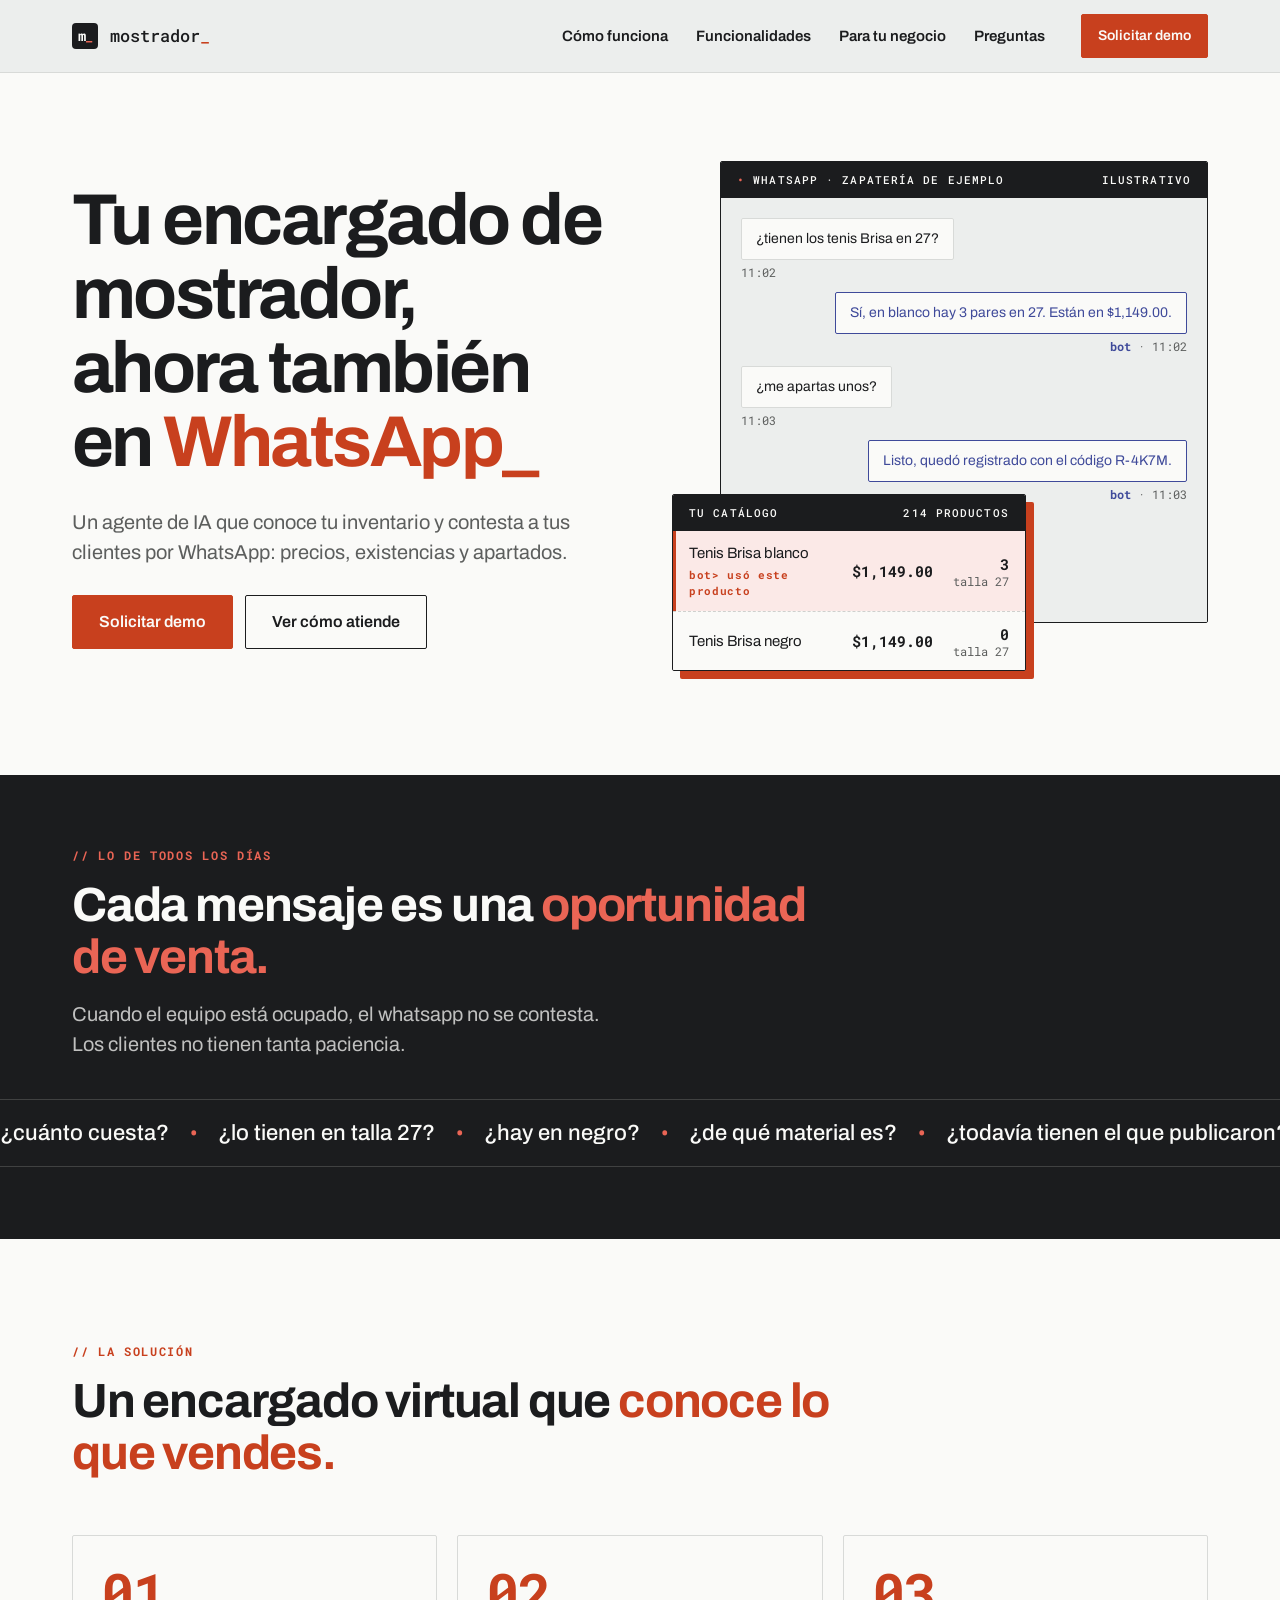
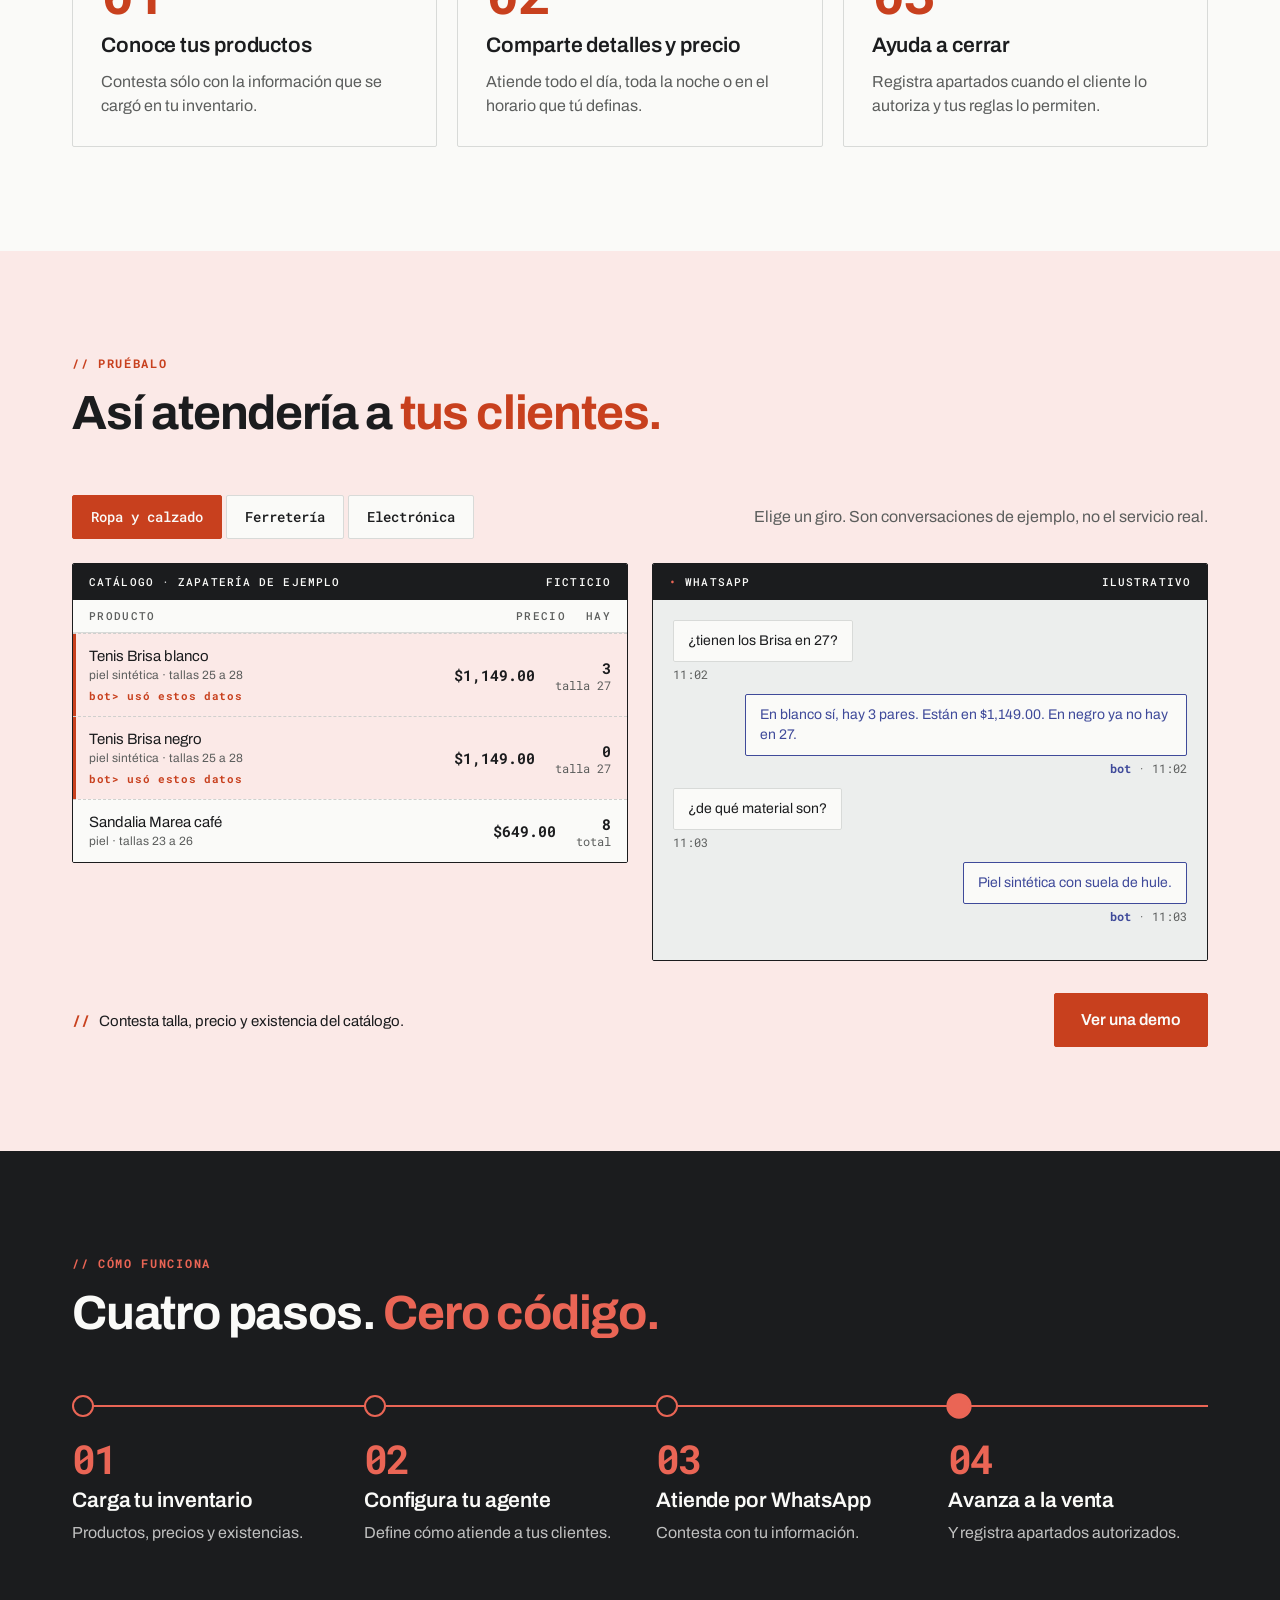
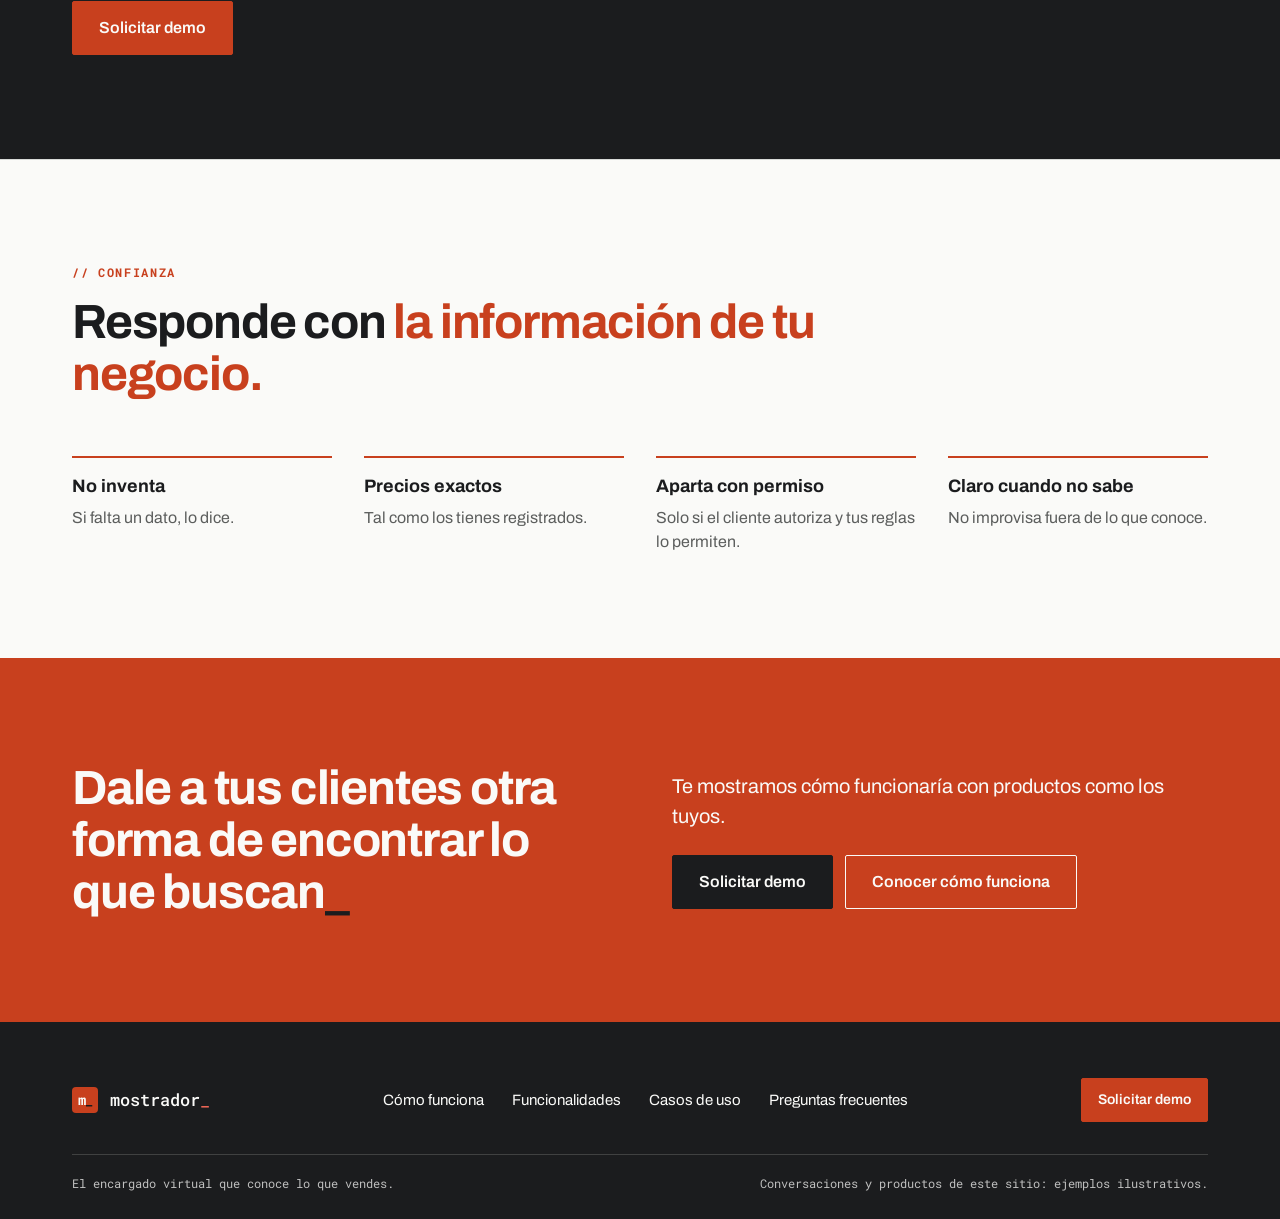
<file: index.html>
<!doctype html>
<html lang="es">
<head>
<meta charset="utf-8">
<meta name="viewport" content="width=device-width, initial-scale=1">
<title>mostrador_ · Tu encargado de mostrador, ahora también en WhatsApp</title>
<meta name="description" content="Un agente de IA que conoce tu inventario y contesta a tus clientes por WhatsApp: precios, existencias y apartados.">
<link rel="icon" href="/assets/img/favicon.svg" type="image/svg+xml">
<link rel="stylesheet" href="/assets/css/mostrador-ds.css">
<link rel="stylesheet" href="/assets/css/site.css">
<script src="/assets/js/site.js" defer></script>
</head>
<body>
<div class="mw-page">
<a class="mw-skip" href="#contenido">Saltar al contenido</a>
<header class="mw-nav">
  <div class="mw-wrap mw-nav__bar">
    <a href="/" class="mw-nav__logo" aria-label="mostrador_, ir al inicio">
      <span class="ms-brand"><span class="ms-brand__mark" aria-hidden="true">m<b>_</b></span><span class="ms-brand__name" aria-hidden="true">mostrador<b>_</b></span></span>
    </a>
    <nav class="mw-nav__links" aria-label="Principal" style="margin-left: auto;">
      <a class="mw-nav__link" href="/como-funciona/">Cómo funciona</a>
      <a class="mw-nav__link" href="/funcionalidades/">Funcionalidades</a>
      <a class="mw-nav__link" href="/casos-de-uso/">Para tu negocio</a>
      <a class="mw-nav__link" href="/preguntas-frecuentes/">Preguntas</a>
    </nav>
    <div class="mw-nav__end">
      <a class="ms-btn mw-cta" href="/demo/">Solicitar demo</a>
    </div>
  </div>
</header>
<main id="contenido">

<!-- Héroe -->
<section class="mw-hero" aria-labelledby="h-hero">
  <div class="mw-wrap mw-split">
    <div class="mw-stack" style="gap: 28px;">
      <h1 id="h-hero" class="mw-h1">Tu encargado de mostrador, ahora también en <em class="mw-accent">WhatsApp</em><span class="mw-cursor" aria-hidden="true">_</span></h1>
      <p class="mw-lead">Un agente de IA que conoce tu inventario y contesta a tus clientes por WhatsApp: precios, existencias y apartados.</p>
      <div class="mw-actions">
        <a class="ms-btn mw-cta mw-btn-lg" href="/demo/">Solicitar demo</a>
        <a class="ms-btn mw-ghost mw-btn-lg" href="#demo">Ver cómo atiende</a>
      </div>
    </div>
    <figure class="mw-hero__vis" style="margin: 0;" aria-label="Ejemplo ilustrativo: el agente usa el catálogo para contestar por WhatsApp">
      <div class="mw-device mw-hero__chat">
        <div class="mw-device__bar"><span><b>•</b> WhatsApp · Zapatería de ejemplo</span><span>ilustrativo</span></div>
        <div class="mw-device__body ms-transcript mw-chat">
          <div class="ms-msg mw-pop mw-d1"><div class="ms-msg__bubble">¿tienen los tenis Brisa en 27?</div><span class="ms-msg__meta">11:02</span></div>
          <div class="ms-msg ms-msg--ours ms-msg--bot mw-pop mw-d2"><div class="ms-msg__bubble">Sí, en blanco hay 3 pares en 27. Están en $1,149.00.</div><span class="ms-msg__meta"><b>bot</b> · 11:02</span></div>
          <div class="ms-msg mw-pop mw-d3"><div class="ms-msg__bubble">¿me apartas unos?</div><span class="ms-msg__meta">11:03</span></div>
          <div class="ms-msg ms-msg--ours ms-msg--bot mw-pop mw-d4"><div class="ms-msg__bubble">Listo, quedó registrado con el código R-4K7M.</div><span class="ms-msg__meta"><b>bot</b> · 11:03</span></div>
        </div>
      </div>
      <div class="mw-device mw-hero__cat">
        <div class="mw-device__bar"><span>Tu catálogo</span><span>214 productos</span></div>
        <div class="mw-tbl">
          <div class="mw-tbl__row mw-tbl__row--used" style="border-top: 0;">
            <div><div class="ms-table__name">Tenis Brisa blanco</div><div class="mw-used">bot&gt; usó este producto</div></div>
            <div class="mw-tbl__num">$1,149.00</div>
            <div class="mw-tbl__num">3<small>talla 27</small></div>
          </div>
          <div class="mw-tbl__row">
            <div><div class="ms-table__name">Tenis Brisa negro</div></div>
            <div class="mw-tbl__num">$1,149.00</div>
            <div class="mw-tbl__num">0<small>talla 27</small></div>
          </div>
        </div>
      </div>
    </figure>
  </div>
</section>

<!-- El problema, en una cinta -->
<section class="mw-sec--ink" style="padding: 72px 0 0;" aria-labelledby="h-problema">
  <div class="mw-wrap" style="display: flex; flex-direction: column; align-items: flex-start; gap: 16px; padding-bottom: 40px;">
    <span class="mw-kicker">// Lo de todos los días</span>
    <h2 id="h-problema" class="mw-h2" style="max-width: 760px;">Cada mensaje es una <em class="mw-accent">oportunidad de venta.</em></h2>
    <p class="mw-lead" style="max-width: 560px;">Cuando el equipo está ocupado, el whatsapp no se contesta. Los clientes no tienen tanta paciencia.</p>
  </div>
  <div class="mw-ticker" aria-label="Preguntas típicas de clientes">
    <div class="mw-ticker__track"><span class="mw-ticker__item">¿cuánto cuesta?</span><span class="mw-ticker__item" style="position: relative">¿lo tienen en talla 27?</span><span class="mw-ticker__item">¿hay en negro?</span><span class="mw-ticker__item">¿de qué material es?</span><span class="mw-ticker__item">¿todavía tienen el que publicaron?</span><span class="mw-ticker__item">¿me lo apartas?</span><span class="mw-ticker__item">¿qué medida es?</span><span class="mw-ticker__item">¿cuál me recomiendas?</span>
      <span class="mw-ticker__item" aria-hidden="true">¿cuánto cuesta?</span><span class="mw-ticker__item" aria-hidden="true">¿lo tienen en 27?</span><span class="mw-ticker__item" aria-hidden="true">¿hay en negro?</span><span class="mw-ticker__item" aria-hidden="true">¿de qué material es?</span><span class="mw-ticker__item" aria-hidden="true">¿todavía tienen el que publicaron?</span><span class="mw-ticker__item" aria-hidden="true">¿me lo apartas?</span><span class="mw-ticker__item" aria-hidden="true">¿qué medida es?</span><span class="mw-ticker__item" aria-hidden="true">¿cuál me recomiendas?</span>
    </div>
  </div>
  <div style="height: 72px;"></div>
</section>

<!-- La solución -->
<section class="mw-sec" aria-labelledby="h-solucion">
  <div class="mw-wrap">
    <div class="mw-head">
      <span class="mw-kicker">// La solución</span>
      <h2 id="h-solucion" class="mw-h2">Un encargado virtual que <em class="mw-accent">conoce lo que vendes.</em></h2>
    </div>
    <div class="mw-grid mw-cols-3" style="gap: 20px;">
      <article class="mw-card mw-card--hover">
        <span class="mw-big">01</span>
        <h3 class="mw-h3">Conoce tus productos</h3>
        <p class="mw-p">Contesta sólo con la información que se cargó en tu inventario.</p>
      </article>
      <article class="mw-card mw-card--hover">
        <span class="mw-big">02</span>
        <h3 class="mw-h3">Comparte detalles y precio</h3>
        <p class="mw-p">Atiende todo el día, toda la noche o en el horario que tú definas.</p>
      </article>
      <article class="mw-card mw-card--hover">
        <span class="mw-big">03</span>
        <h3 class="mw-h3">Ayuda a cerrar</h3>
        <p class="mw-p">Registra apartados cuando el cliente lo autoriza y tus reglas lo permiten.</p>
      </article>
    </div>
  </div>
</section>

<!-- Demostración -->
<section id="demo" class="mw-sec mw-sec--soft mw-anchor" aria-labelledby="h-demo">
  <div class="mw-wrap">
    <div class="mw-head">
      <span class="mw-kicker">// Pruébalo</span>
      <h2 id="h-demo" class="mw-h2">Así atendería a <em class="mw-accent">tus clientes.</em></h2>
    </div>
    <div style="display: flex; flex-wrap: wrap; align-items: center; gap: 12px 24px; margin-bottom: 24px;">
    <div class="ms-seg" role="group" aria-label="Elige un ejemplo" style="flex-wrap: wrap;" data-demo-tabs>
<button type="button" aria-pressed="true" data-key="ropa" style="height: 44px; padding: 0 18px; font-size: 14px;">Ropa y calzado</button>
<button type="button" aria-pressed="false" data-key="ferre" style="height: 44px; padding: 0 18px; font-size: 14px;">Ferretería</button>
<button type="button" aria-pressed="false" data-key="electro" style="height: 44px; padding: 0 18px; font-size: 14px;">Electrónica</button>
</div>
    <p class="mw-p" style="margin-left: auto; text-align: right;">Elige un giro. Son conversaciones de ejemplo, no el servicio real.</p>
    </div>
    <div class="mw-split mw-split--top" style="gap: 24px;">
      <div class="mw-device">
        <div class="mw-device__bar"><span>Catálogo · <span data-demo="tienda">Zapatería de ejemplo</span></span><span>ficticio</span></div>
        <div class="mw-tbl">
<div class="mw-tbl__head"><span>Producto</span><span>Precio</span><span>Hay</span></div>
<div data-demo="rows">
<div class="mw-tbl__row mw-tbl__row--used"><div><div class="ms-table__name">Tenis Brisa blanco</div><div class="ms-table__sub">piel sintética · tallas 25 a 28</div><div class="mw-used">bot&gt; usó estos datos</div></div><div class="mw-tbl__num">$1,149.00</div><div class="mw-tbl__num">3<small>talla 27</small></div></div>
<div class="mw-tbl__row mw-tbl__row--used"><div><div class="ms-table__name">Tenis Brisa negro</div><div class="ms-table__sub">piel sintética · tallas 25 a 28</div><div class="mw-used">bot&gt; usó estos datos</div></div><div class="mw-tbl__num">$1,149.00</div><div class="mw-tbl__num">0<small>talla 27</small></div></div>
<div class="mw-tbl__row"><div><div class="ms-table__name">Sandalia Marea café</div><div class="ms-table__sub">piel · tallas 23 a 26</div></div><div class="mw-tbl__num">$649.00</div><div class="mw-tbl__num">8<small>total</small></div></div>
</div>
</div>
      </div>
      <div class="mw-device">
        <div class="mw-device__bar"><span><b>•</b> WhatsApp</span><span>ilustrativo</span></div>
        <div class="mw-device__body ms-transcript mw-chat" aria-live="polite" style="min-height: 360px;" data-demo="msgs">
<div class="ms-msg mw-pop mw-d1"><div class="ms-msg__bubble">¿tienen los Brisa en 27?</div><span class="ms-msg__meta">11:02</span></div>
<div class="ms-msg ms-msg--ours ms-msg--bot mw-pop mw-d2"><div class="ms-msg__bubble">En blanco sí, hay 3 pares. Están en $1,149.00. En negro ya no hay en 27.</div><span class="ms-msg__meta"><b>bot</b> · 11:02</span></div>
<div class="ms-msg mw-pop mw-d3"><div class="ms-msg__bubble">¿de qué material son?</div><span class="ms-msg__meta">11:03</span></div>
<div class="ms-msg ms-msg--ours ms-msg--bot mw-pop mw-d4"><div class="ms-msg__bubble">Piel sintética con suela de hule.</div><span class="ms-msg__meta"><b>bot</b> · 11:03</span></div>
</div>
      </div>
    </div>
    <div class="mw-actions" style="margin-top: 32px; justify-content: space-between;">
      <p class="mw-small" style="color: var(--ink); font-size: 15px; line-height: 22px"><span style="color: var(--signal); font-family: var(--font-mono); font-weight: 700;">// </span><span data-demo="nota">Contesta talla, precio y existencia del catálogo.</span></p>
      <a class="ms-btn mw-cta mw-btn-lg" href="/demo/" style="margin-left: auto;">Ver una demo</a>
    </div>
  </div>
</section>

<!-- Cómo funciona -->
<section id="como-funciona" class="mw-sec mw-sec--ink mw-anchor" aria-labelledby="h-como">
  <div class="mw-wrap">
    <div class="mw-head">
      <span class="mw-kicker">// Cómo funciona</span>
      <h2 id="h-como" class="mw-h2">Cuatro pasos. <em class="mw-accent">Cero código.</em></h2>
    </div>
    <ol class="mw-timeline" aria-label="Pasos">
      <li class="mw-tl"><span class="mw-big">01</span><h3 class="mw-h3">Carga tu inventario</h3><p class="mw-p">Productos, precios y existencias.</p></li>
      <li class="mw-tl"><span class="mw-big">02</span><h3 class="mw-h3">Configura tu agente</h3><p class="mw-p">Define cómo atiende a tus clientes.</p></li>
      <li class="mw-tl"><span class="mw-big">03</span><h3 class="mw-h3">Atiende por WhatsApp</h3><p class="mw-p">Contesta con tu información.</p></li>
      <li class="mw-tl"><span class="mw-big">04</span><h3 class="mw-h3">Avanza a la venta</h3><p class="mw-p">Y registra apartados autorizados.</p></li>
    </ol>
    <div class="mw-actions" style="margin-top: 56px;">
      <a class="ms-btn mw-cta mw-btn-lg" href="/demo/">Solicitar demo</a>
    </div>
  </div>
</section>

<!-- Confianza -->
<section class="mw-sec mw-sec--line" aria-labelledby="h-confianza">
  <div class="mw-wrap">
    <div class="mw-head">
      <span class="mw-kicker">// Confianza</span>
      <h2 id="h-confianza" class="mw-h2">Responde con <em class="mw-accent">la información de tu negocio.</em></h2>
    </div>
    <div class="mw-grid mw-cols-4" style="gap: 32px;">
      <div class="mw-rule"><span class="mw-rule__k">No inventa</span><p class="mw-p">Si falta un dato, lo dice.</p></div>
      <div class="mw-rule"><span class="mw-rule__k">Precios exactos</span><p class="mw-p">Tal como los tienes registrados.</p></div>
      <div class="mw-rule"><span class="mw-rule__k">Aparta con permiso</span><p class="mw-p">Solo si el cliente autoriza y tus reglas lo permiten.</p></div>
      <div class="mw-rule"><span class="mw-rule__k">Claro cuando no sabe</span><p class="mw-p">No improvisa fuera de lo que conoce.</p></div>
    </div>
  </div>
</section>

<!-- Cierre -->
<section class="mw-sec mw-sec--red" aria-labelledby="h-cierre">
  <div class="mw-wrap mw-split">
    <h2 id="h-cierre" class="mw-h2">Dale a tus clientes otra forma de encontrar lo que buscan<span class="mw-cursor" style="color: var(--ink);" aria-hidden="true">_</span></h2>
    <div class="mw-stack" style="align-items: flex-start;">
      <p class="mw-lead">Te mostramos cómo funcionaría con productos como los tuyos.</p>
      <div class="mw-actions">
        <a class="ms-btn mw-cta mw-cta--ink mw-btn-lg" href="/demo/">Solicitar demo</a>
        <a class="ms-btn mw-ghost mw-btn-lg" href="/como-funciona/">Conocer cómo funciona</a>
      </div>
    </div>
  </div>
</section>

<script type="application/json" id="demo-data">{"ropa": {"label": "Ropa y calzado", "tienda": "Zapatería de ejemplo", "nota": "Contesta talla, precio y existencia del catálogo.", "rows": [{"n": "Tenis Brisa blanco", "d": "piel sintética · tallas 25 a 28", "p": "$1,149.00", "s": "3", "sn": "talla 27", "used": true}, {"n": "Tenis Brisa negro", "d": "piel sintética · tallas 25 a 28", "p": "$1,149.00", "s": "0", "sn": "talla 27", "used": true}, {"n": "Sandalia Marea café", "d": "piel · tallas 23 a 26", "p": "$649.00", "s": "8", "sn": "total", "used": false}], "msgs": [{"k": "c", "t": "¿tienen los Brisa en 27?", "h": "11:02"}, {"k": "b", "t": "En blanco sí, hay 3 pares. Están en $1,149.00. En negro ya no hay en 27.", "h": "11:02"}, {"k": "c", "t": "¿de qué material son?", "h": "11:03"}, {"k": "b", "t": "Piel sintética con suela de hule.", "h": "11:03"}]}, "ferre": {"label": "Ferretería", "tienda": "Ferretería de ejemplo", "nota": "Recomienda con lo que dice cada ficha.", "rows": [{"n": "Taladro percutor 1/2\" 650 W", "d": "madera, metal y concreto", "p": "$1,289.00", "s": "5", "sn": "en tienda", "used": true}, {"n": "Brocas para concreto", "d": "juego de 5", "p": "$189.00", "s": "12", "sn": "en tienda", "used": true}, {"n": "Taladro inalámbrico 20 V", "d": "sin batería ni cargador", "p": "$1,890.00", "s": "2", "sn": "en tienda", "used": false}], "msgs": [{"k": "c", "t": "¿tienen taladro para concreto?", "h": "16:18"}, {"k": "b", "t": "El percutor de 1/2\" y 650 W sirve para concreto. Está en $1,289.00 y hay 5.", "h": "16:18"}, {"k": "c", "t": "¿y brocas?", "h": "16:19"}, {"k": "b", "t": "El juego de 5 brocas para concreto está en $189.00. Hay 12.", "h": "16:19"}]}, "electro": {"label": "Electrónica", "tienda": "Electrónica de ejemplo", "nota": "Si el catálogo no tiene el dato, lo dice.", "rows": [{"n": "Audífonos Pulso", "d": "Bluetooth 5.3 · hasta 30 h", "p": "$899.00", "s": "4", "sn": "en tienda", "used": true}, {"n": "Audífonos Pulso Sport", "d": "resistentes al sudor", "p": "$1,099.00", "s": "0", "sn": "en tienda", "used": true}, {"n": "Cargador USB-C 20 W", "d": "un puerto", "p": "$299.00", "s": "9", "sn": "en tienda", "used": false}], "msgs": [{"k": "c", "t": "¿los Pulso Sport sirven para nadar?", "h": "17:40"}, {"k": "b", "t": "La ficha dice resistentes al sudor, nada de agua. No te lo puedo asegurar.", "h": "17:40"}, {"k": "c", "t": "¿y los Pulso normales?", "h": "17:41"}, {"k": "b", "t": "Hasta 30 h de batería, en $899.00. Hay 4.", "h": "17:41"}]}}</script>
</main>
<footer class="mw-foot">
  <div class="mw-wrap">
    <div class="mw-foot__top">
      <a href="/" class="mw-nav__logo" aria-label="mostrador_, ir al inicio">
        <span class="ms-brand"><span class="ms-brand__mark" aria-hidden="true">m<b>_</b></span><span class="ms-brand__name" aria-hidden="true">mostrador<b>_</b></span></span>
      </a>
      <nav class="mw-foot__links" aria-label="Sitio">
        <a href="/como-funciona/">Cómo funciona</a>
        <a href="/funcionalidades/">Funcionalidades</a>
        <a href="/casos-de-uso/">Casos de uso</a>
        <a href="/preguntas-frecuentes/">Preguntas frecuentes</a>
      </nav>
      <a class="ms-btn mw-cta" href="/demo/">Solicitar demo</a>
    </div>
    <div class="mw-foot__bottom">
      <span>El encargado virtual que conoce lo que vendes.</span>
      <span>Conversaciones y productos de este sitio: ejemplos ilustrativos.</span>
    </div>
  </div>
</footer>
</div>
</body>
</html>
</file>
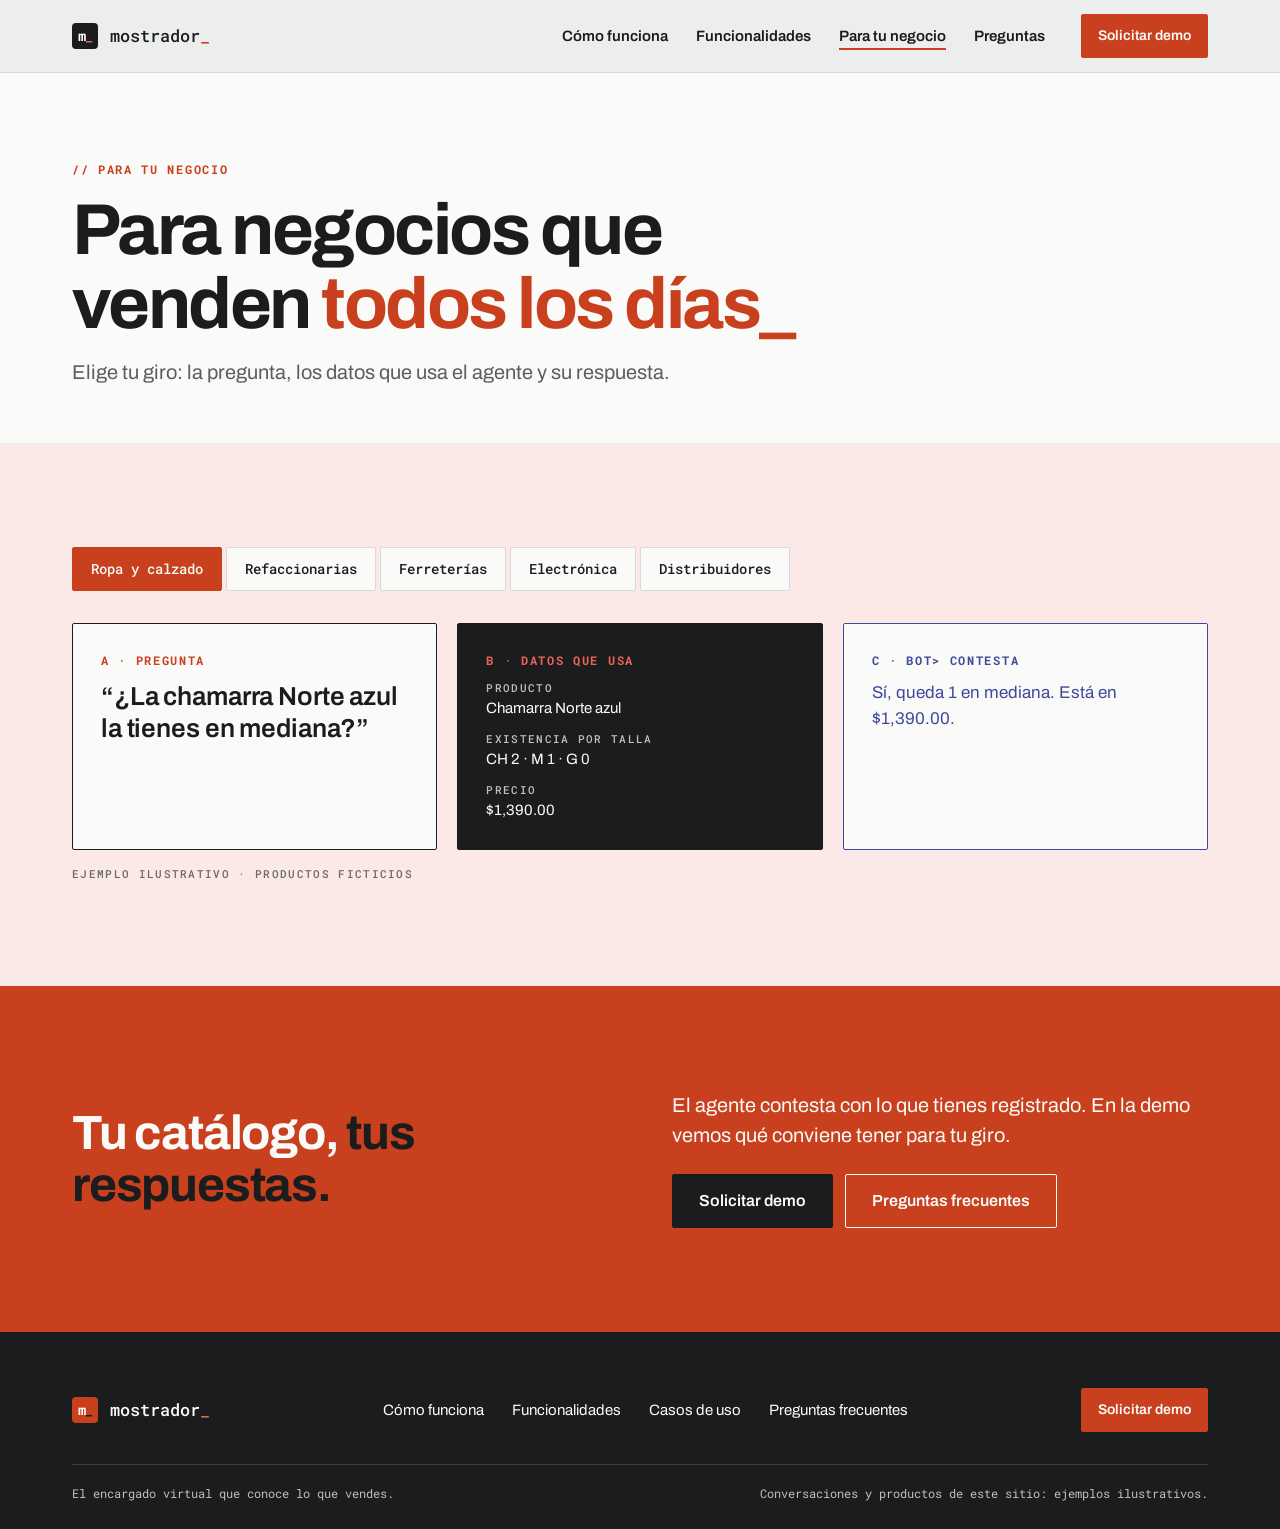
<file: casos-de-uso/index.html>
<!doctype html>
<html lang="es">
<head>
<meta charset="utf-8">
<meta name="viewport" content="width=device-width, initial-scale=1">
<title>Casos de uso · mostrador_</title>
<meta name="description" content="Ejemplos para ropa y calzado, refaccionarias, ferreterías, electrónica y distribuidores.">
<link rel="icon" href="/assets/img/favicon.svg" type="image/svg+xml">
<link rel="stylesheet" href="/assets/css/mostrador-ds.css">
<link rel="stylesheet" href="/assets/css/site.css">
<script src="/assets/js/site.js" defer></script>
</head>
<body>
<div class="mw-page">
<a class="mw-skip" href="#contenido">Saltar al contenido</a>
<header class="mw-nav">
  <div class="mw-wrap mw-nav__bar">
    <a href="/" class="mw-nav__logo" aria-label="mostrador_, ir al inicio">
      <span class="ms-brand"><span class="ms-brand__mark" aria-hidden="true">m<b>_</b></span><span class="ms-brand__name" aria-hidden="true">mostrador<b>_</b></span></span>
    </a>
    <nav class="mw-nav__links" aria-label="Principal" style="margin-left: auto;">
      <a class="mw-nav__link" href="/como-funciona/">Cómo funciona</a>
      <a class="mw-nav__link" href="/funcionalidades/">Funcionalidades</a>
      <a class="mw-nav__link" href="/casos-de-uso/" aria-current="page">Para tu negocio</a>
      <a class="mw-nav__link" href="/preguntas-frecuentes/">Preguntas</a>
    </nav>
    <div class="mw-nav__end">
      <a class="ms-btn mw-cta" href="/demo/">Solicitar demo</a>
    </div>
  </div>
</header>
<main id="contenido">

<section class="mw-hero" style="padding-bottom: 56px;" aria-labelledby="h-top">
  <div class="mw-wrap">
    <div class="mw-head" style="margin-bottom: 0;">
      <span class="mw-kicker">// Para tu negocio</span>
      <h1 id="h-top" class="mw-h1">Para negocios que venden <em class="mw-accent">todos los días</em><span class="mw-cursor" aria-hidden="true">_</span></h1>
      <p class="mw-lead">Elige tu giro: la pregunta, los datos que usa el agente y su respuesta.</p>
    </div>
  </div>
</section>

<section class="mw-sec mw-sec--soft" aria-label="Ejemplos por giro">
  <div class="mw-wrap">
    <div class="ms-seg" role="group" aria-label="Elige un giro" style="flex-wrap: wrap; margin-bottom: 32px;" data-casos-tabs>
<button type="button" aria-pressed="true" data-key="ropa" style="height: 44px; padding: 0 18px; font-size: 14px;">Ropa y calzado</button>
<button type="button" aria-pressed="false" data-key="refa" style="height: 44px; padding: 0 18px; font-size: 14px;">Refaccionarias</button>
<button type="button" aria-pressed="false" data-key="ferre" style="height: 44px; padding: 0 18px; font-size: 14px;">Ferreterías</button>
<button type="button" aria-pressed="false" data-key="electro" style="height: 44px; padding: 0 18px; font-size: 14px;">Electrónica</button>
<button type="button" aria-pressed="false" data-key="dist" style="height: 44px; padding: 0 18px; font-size: 14px;">Distribuidores</button>
</div>
    <div class="mw-grid mw-cols-3" style="gap: 20px; align-items: stretch;" aria-live="polite">
      <div class="mw-card" style="border-color: var(--ink);">
        <span class="mw-kicker">A · Pregunta</span>
        <p class="mw-h3" style="font-size: 26px; line-height: 32px; margin: 0;">“<span data-caso="q">¿La chamarra Norte azul la tienes en mediana?</span>”</p>
      </div>
      <div class="mw-card mw-card--ink">
        <span class="mw-kicker" style="color: var(--signal-on-ink);">B · Datos que usa</span>
        <dl style="margin: 0; display: flex; flex-direction: column; gap: 12px;" data-caso="data">
<div><dt style="font: 500 11px/16px var(--font-mono); letter-spacing: .12em; text-transform: uppercase; color: var(--on-ink-muted);">Producto</dt><dd style="margin: 2px 0 0; font-size: 15px; line-height: 21px;">Chamarra Norte azul</dd></div>
<div><dt style="font: 500 11px/16px var(--font-mono); letter-spacing: .12em; text-transform: uppercase; color: var(--on-ink-muted);">Existencia por talla</dt><dd style="margin: 2px 0 0; font-size: 15px; line-height: 21px;">CH 2 · M 1 · G 0</dd></div>
<div><dt style="font: 500 11px/16px var(--font-mono); letter-spacing: .12em; text-transform: uppercase; color: var(--on-ink-muted);">Precio</dt><dd style="margin: 2px 0 0; font-size: 15px; line-height: 21px;">$1,390.00</dd></div>
</dl>
      </div>
      <div class="mw-card" style="border-color: var(--bot);">
        <span class="mw-kicker" style="color: var(--bot);">C · bot&gt; contesta</span>
        <p class="mw-p" style="color: var(--bot); font-size: 17px; line-height: 26px;"><span data-caso="a">Sí, queda 1 en mediana. Está en $1,390.00.</span></p>
      </div>
    </div>
    <p class="mw-small" style="margin-top: 16px; color: var(--ink);" data-caso="note-wrap" hidden><span style="color: var(--signal); font-weight: 700;">//</span> <span data-caso="note"></span></p>
    <p class="mw-illus" style="margin: 16px 0 0;">Ejemplo ilustrativo · productos ficticios</p>
  </div>
</section>

<section class="mw-sec mw-sec--red" aria-labelledby="h-cta">
  <div class="mw-wrap mw-split">
    <h2 id="h-cta" class="mw-h2">Tu catálogo, <em class="mw-accent">tus respuestas.</em></h2>
    <div class="mw-stack" style="align-items: flex-start;">
      <p class="mw-lead">El agente contesta con lo que tienes registrado. En la demo vemos qué conviene tener para tu giro.</p>
      <div class="mw-actions">
        <a class="ms-btn mw-cta mw-cta--ink mw-btn-lg" href="/demo/">Solicitar demo</a>
        <a class="ms-btn mw-ghost mw-btn-lg" href="/preguntas-frecuentes/">Preguntas frecuentes</a>
      </div>
    </div>
  </div>
</section>

<script type="application/json" id="casos-data">{"ropa": {"label": "Ropa y calzado", "q": "¿La chamarra Norte azul la tienes en mediana?", "data": [{"k": "Producto", "v": "Chamarra Norte azul"}, {"k": "Existencia por talla", "v": "CH 2 · M 1 · G 0"}, {"k": "Precio", "v": "$1,390.00"}], "a": "Sí, queda 1 en mediana. Está en $1,390.00."}, "refa": {"label": "Refaccionarias", "q": "¿Tienen la balata BD-1180? ¿Le queda a mi Versa 2018?", "data": [{"k": "Producto", "v": "Balata delantera cerámica BD-1180"}, {"k": "Compatibilidad", "v": "no registrada"}, {"k": "Precio · hay", "v": "$480.00 · 6"}], "a": "Sí, está en $480.00 y hay 6. Con qué autos es compatible no lo tengo registrado, así que no te lo puedo confirmar.", "note": "mostrador_ no incluye una base de compatibilidades: solo usa las que tengas en tu catálogo."}, "ferre": {"label": "Ferreterías", "q": "¿Qué medidas de tubo PVC manejan?", "data": [{"k": "Medidas", "v": "1/2\" y 3/4\" · tramo 6 m"}, {"k": "Precio", "v": "$78.00 · $112.00"}, {"k": "Hay", "v": "40 · 0"}], "a": "De 1/2\" a $78.00, hay 40. De 3/4\" a $112.00, pero ahorita no hay."}, "electro": {"label": "Electrónica", "q": "¿Qué diferencia hay entre la Eco y la Eco Max?", "data": [{"k": "Eco", "v": "10 W · resiste salpicaduras · $749.00"}, {"k": "Eco Max", "v": "20 W · sumergible · $1,249.00"}, {"k": "Hay", "v": "6 · 3"}], "a": "La Eco es de 10 W y resiste salpicaduras ($749.00). La Eco Max es de 20 W y sumergible ($1,249.00)."}, "dist": {"label": "Distribuidores", "q": "¿Cuántas piezas trae la caja del aceite 1 L?", "data": [{"k": "Presentación", "v": "caja con 12 piezas"}, {"k": "Precio", "v": "$1,560.00 la caja"}, {"k": "Hay", "v": "18 cajas"}], "a": "Trae 12 piezas, está en $1,560.00 la caja y tenemos 18."}}</script>
</main>
<footer class="mw-foot">
  <div class="mw-wrap">
    <div class="mw-foot__top">
      <a href="/" class="mw-nav__logo" aria-label="mostrador_, ir al inicio">
        <span class="ms-brand"><span class="ms-brand__mark" aria-hidden="true">m<b>_</b></span><span class="ms-brand__name" aria-hidden="true">mostrador<b>_</b></span></span>
      </a>
      <nav class="mw-foot__links" aria-label="Sitio">
        <a href="/como-funciona/">Cómo funciona</a>
        <a href="/funcionalidades/">Funcionalidades</a>
        <a href="/casos-de-uso/">Casos de uso</a>
        <a href="/preguntas-frecuentes/">Preguntas frecuentes</a>
      </nav>
      <a class="ms-btn mw-cta" href="/demo/">Solicitar demo</a>
    </div>
    <div class="mw-foot__bottom">
      <span>El encargado virtual que conoce lo que vendes.</span>
      <span>Conversaciones y productos de este sitio: ejemplos ilustrativos.</span>
    </div>
  </div>
</footer>
</div>
</body>
</html>
</file>
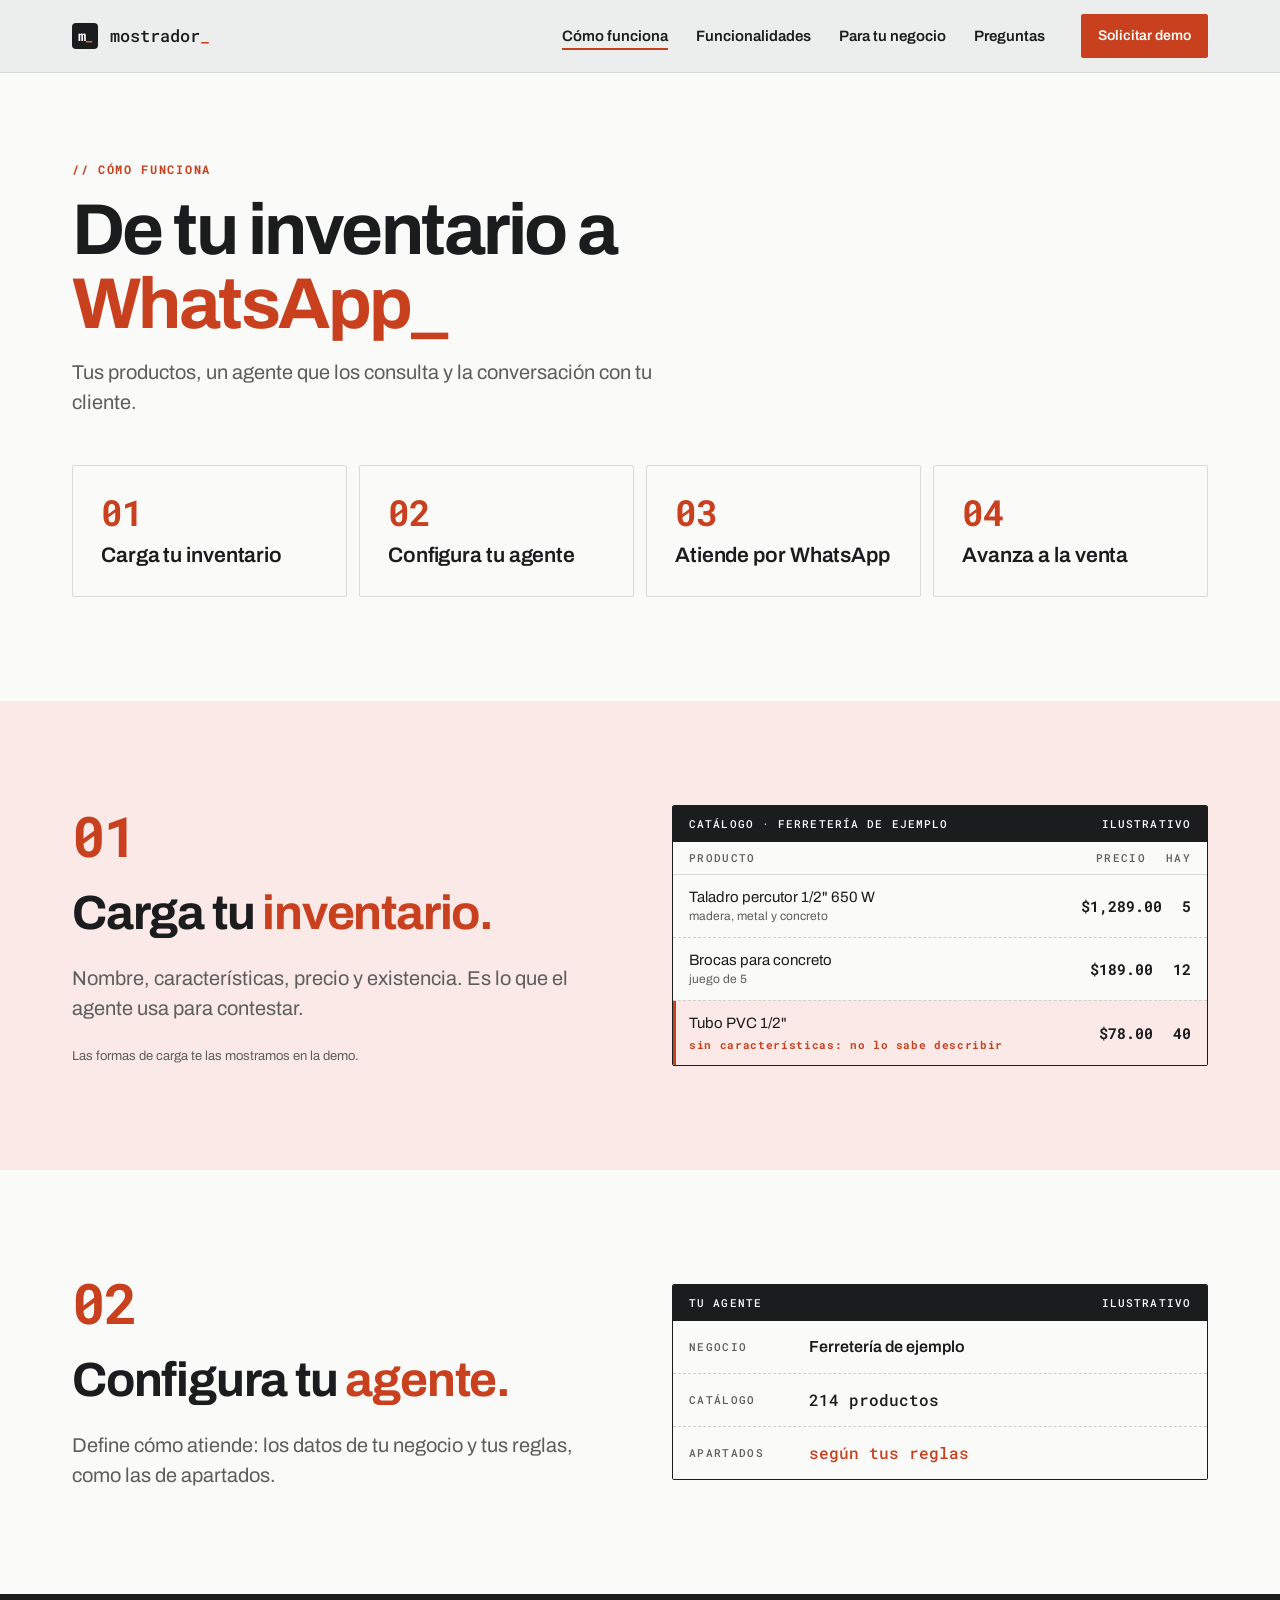
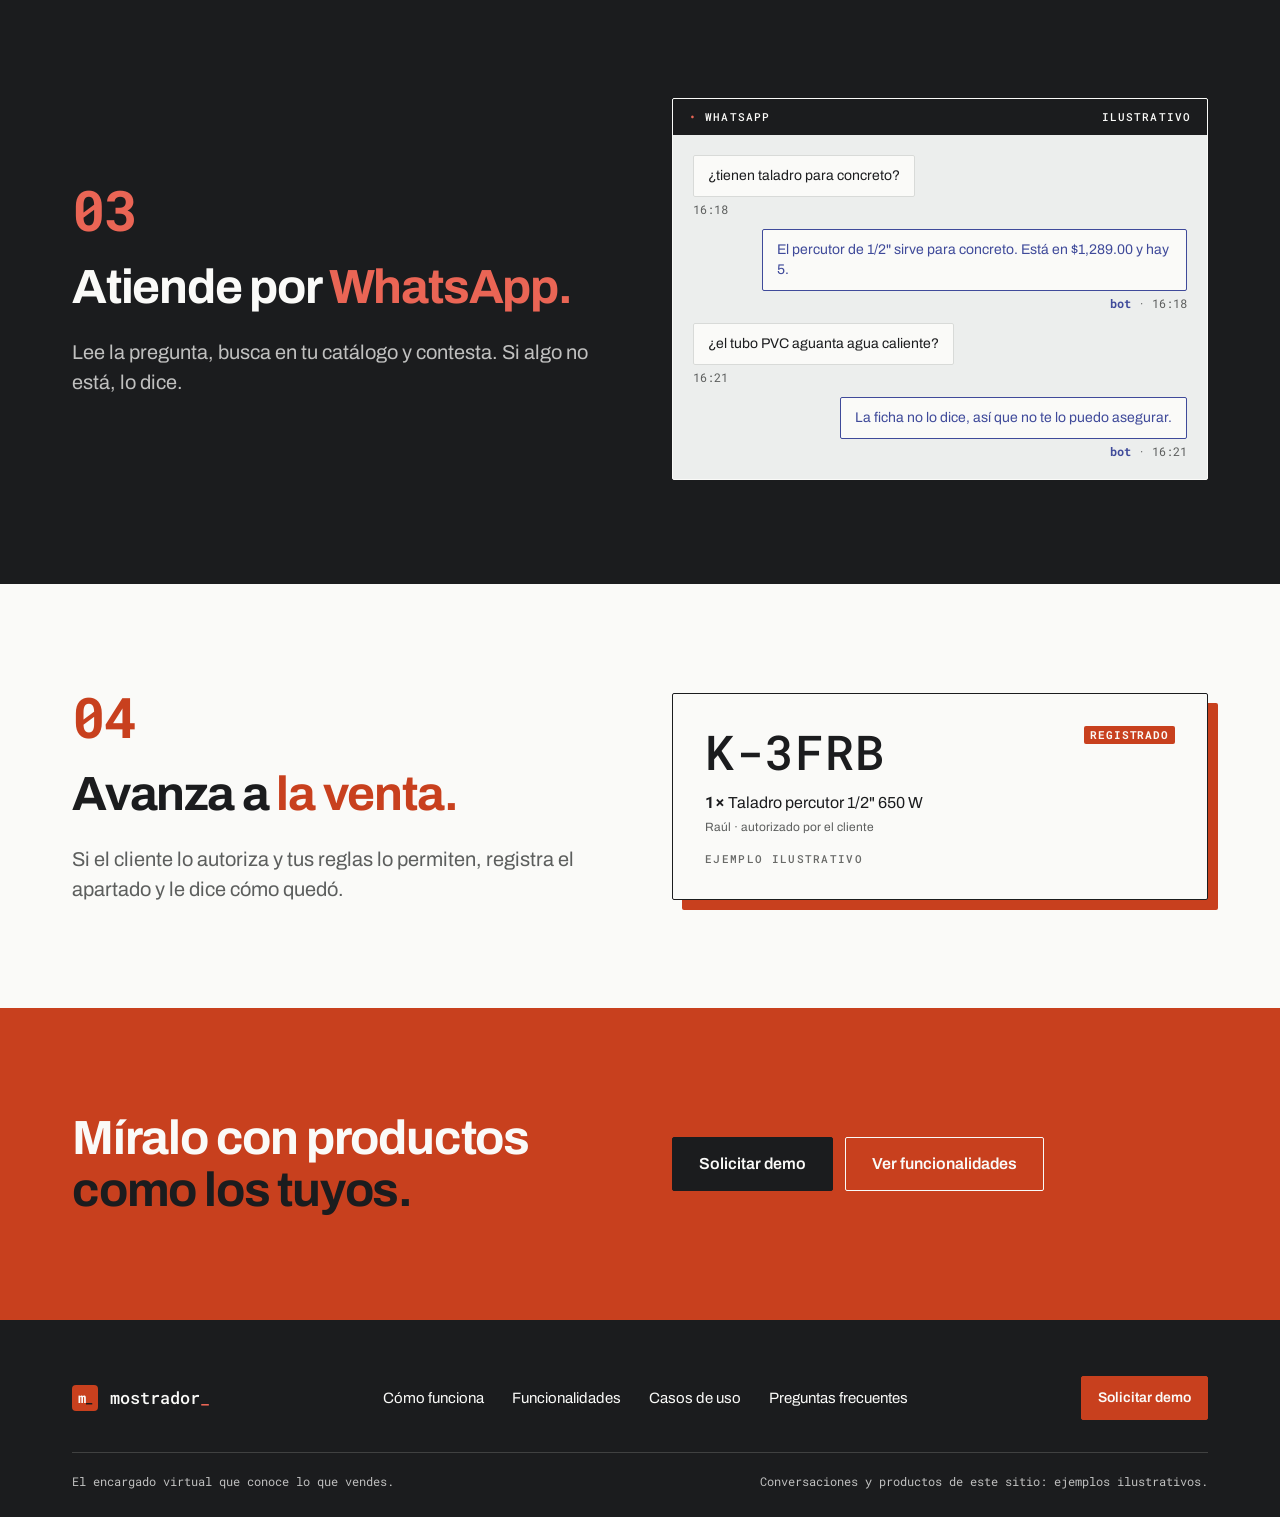
<file: como-funciona/index.html>
<!doctype html>
<html lang="es">
<head>
<meta charset="utf-8">
<meta name="viewport" content="width=device-width, initial-scale=1">
<title>Cómo funciona · mostrador_</title>
<meta name="description" content="De tu inventario a WhatsApp en cuatro pasos: carga tus productos, configura tu agente, atiende y avanza a la venta.">
<link rel="icon" href="/assets/img/favicon.svg" type="image/svg+xml">
<link rel="stylesheet" href="/assets/css/mostrador-ds.css">
<link rel="stylesheet" href="/assets/css/site.css">
<script src="/assets/js/site.js" defer></script>
</head>
<body>
<div class="mw-page">
<a class="mw-skip" href="#contenido">Saltar al contenido</a>
<header class="mw-nav">
  <div class="mw-wrap mw-nav__bar">
    <a href="/" class="mw-nav__logo" aria-label="mostrador_, ir al inicio">
      <span class="ms-brand"><span class="ms-brand__mark" aria-hidden="true">m<b>_</b></span><span class="ms-brand__name" aria-hidden="true">mostrador<b>_</b></span></span>
    </a>
    <nav class="mw-nav__links" aria-label="Principal" style="margin-left: auto;">
      <a class="mw-nav__link" href="/como-funciona/" aria-current="page">Cómo funciona</a>
      <a class="mw-nav__link" href="/funcionalidades/">Funcionalidades</a>
      <a class="mw-nav__link" href="/casos-de-uso/">Para tu negocio</a>
      <a class="mw-nav__link" href="/preguntas-frecuentes/">Preguntas</a>
    </nav>
    <div class="mw-nav__end">
      <a class="ms-btn mw-cta" href="/demo/">Solicitar demo</a>
    </div>
  </div>
</header>
<main id="contenido">

<section class="mw-hero" aria-labelledby="h-top">
  <div class="mw-wrap">
    <div class="mw-head" style="margin-bottom: 48px;">
      <span class="mw-kicker">// Cómo funciona</span>
      <h1 id="h-top" class="mw-h1">De tu inventario a <em class="mw-accent">WhatsApp</em><span class="mw-cursor" aria-hidden="true">_</span></h1>
      <p class="mw-lead">Tus productos, un agente que los consulta y la conversación con tu cliente.</p>
    </div>
    <nav aria-label="Pasos" class="mw-grid mw-cols-4" style="gap: 12px;">
      <a class="mw-card mw-card--hover" href="#paso-1" style="text-decoration: none; color: var(--ink);"><span class="mw-big" style="font-size: 36px; line-height: 36px;">01</span><span class="mw-h3">Carga tu inventario</span></a>
      <a class="mw-card mw-card--hover" href="#paso-2" style="text-decoration: none; color: var(--ink);"><span class="mw-big" style="font-size: 36px; line-height: 36px;">02</span><span class="mw-h3">Configura tu agente</span></a>
      <a class="mw-card mw-card--hover" href="#paso-3" style="text-decoration: none; color: var(--ink);"><span class="mw-big" style="font-size: 36px; line-height: 36px;">03</span><span class="mw-h3">Atiende por WhatsApp</span></a>
      <a class="mw-card mw-card--hover" href="#paso-4" style="text-decoration: none; color: var(--ink);"><span class="mw-big" style="font-size: 36px; line-height: 36px;">04</span><span class="mw-h3">Avanza a la venta</span></a>
    </nav>
  </div>
</section>

<section id="paso-1" class="mw-sec mw-sec--soft mw-anchor" aria-labelledby="h-p1">
  <div class="mw-wrap mw-split">
    <div class="mw-stack">
      <span class="mw-big">01</span>
      <h2 id="h-p1" class="mw-h2">Carga tu <em class="mw-accent">inventario.</em></h2>
      <p class="mw-lead">Nombre, características, precio y existencia. Es lo que el agente usa para contestar.</p>
      <p class="mw-small">Las formas de carga te las mostramos en la demo.</p>
    </div>
    <div class="mw-device">
      <div class="mw-device__bar"><span>Catálogo · Ferretería de ejemplo</span><span>ilustrativo</span></div>
      <div class="mw-tbl">
        <div class="mw-tbl__head"><span>Producto</span><span>Precio</span><span>Hay</span></div>
        <div class="mw-tbl__row" style="border-top: 0;"><div><div class="ms-table__name">Taladro percutor 1/2" 650 W</div><div class="ms-table__sub">madera, metal y concreto</div></div><div class="mw-tbl__num">$1,289.00</div><div class="mw-tbl__num">5</div></div>
        <div class="mw-tbl__row"><div><div class="ms-table__name">Brocas para concreto</div><div class="ms-table__sub">juego de 5</div></div><div class="mw-tbl__num">$189.00</div><div class="mw-tbl__num">12</div></div>
        <div class="mw-tbl__row mw-tbl__row--used"><div><div class="ms-table__name">Tubo PVC 1/2"</div><div class="mw-used">sin características: no lo sabe describir</div></div><div class="mw-tbl__num">$78.00</div><div class="mw-tbl__num">40</div></div>
      </div>
    </div>
  </div>
</section>

<section id="paso-2" class="mw-sec mw-anchor" aria-labelledby="h-p2">
  <div class="mw-wrap mw-split">
    <div class="mw-stack">
      <span class="mw-big">02</span>
      <h2 id="h-p2" class="mw-h2">Configura tu <em class="mw-accent">agente.</em></h2>
      <p class="mw-lead">Define cómo atiende: los datos de tu negocio y tus reglas, como las de apartados.</p>
    </div>
    <div class="mw-device">
      <div class="mw-device__bar"><span>Tu agente</span><span>ilustrativo</span></div>
      <div class="ms-settings" style="border: 0;">
        <div class="ms-setting"><span class="ms-label ms-label--plain">Negocio</span><span class="ms-setting__value" style="font-family: var(--font-sans); font-weight: 600;">Ferretería de ejemplo</span><span></span></div>
        <div class="ms-setting"><span class="ms-label ms-label--plain">Catálogo</span><span class="ms-setting__value">214 productos</span><span></span></div>
        <div class="ms-setting"><span class="ms-label ms-label--plain">Apartados</span><span class="ms-setting__value" style="color: var(--signal);">según tus reglas</span><span></span></div>
      </div>
    </div>
  </div>
</section>

<section id="paso-3" class="mw-sec mw-sec--ink mw-anchor" aria-labelledby="h-p3">
  <div class="mw-wrap mw-split">
    <div class="mw-stack">
      <span class="mw-big">03</span>
      <h2 id="h-p3" class="mw-h2">Atiende por <em class="mw-accent">WhatsApp.</em></h2>
      <p class="mw-lead">Lee la pregunta, busca en tu catálogo y contesta. Si algo no está, lo dice.</p>
    </div>
    <div class="mw-device" style="border-color: var(--on-ink);">
      <div class="mw-device__bar"><span><b>•</b> WhatsApp</span><span>ilustrativo</span></div>
      <div class="mw-device__body ms-transcript mw-chat">
        <div class="ms-msg mw-pop mw-d1"><div class="ms-msg__bubble">¿tienen taladro para concreto?</div><span class="ms-msg__meta">16:18</span></div>
        <div class="ms-msg ms-msg--ours ms-msg--bot mw-pop mw-d2"><div class="ms-msg__bubble">El percutor de 1/2" sirve para concreto. Está en $1,289.00 y hay 5.</div><span class="ms-msg__meta"><b>bot</b> · 16:18</span></div>
        <div class="ms-msg mw-pop mw-d3"><div class="ms-msg__bubble">¿el tubo PVC aguanta agua caliente?</div><span class="ms-msg__meta">16:21</span></div>
        <div class="ms-msg ms-msg--ours ms-msg--bot mw-pop mw-d4"><div class="ms-msg__bubble">La ficha no lo dice, así que no te lo puedo asegurar.</div><span class="ms-msg__meta"><b>bot</b> · 16:21</span></div>
      </div>
    </div>
  </div>
</section>

<section id="paso-4" class="mw-sec mw-anchor" aria-labelledby="h-p4">
  <div class="mw-wrap mw-split">
    <div class="mw-stack">
      <span class="mw-big">04</span>
      <h2 id="h-p4" class="mw-h2">Avanza a <em class="mw-accent">la venta.</em></h2>
      <p class="mw-lead">Si el cliente lo autoriza y tus reglas lo permiten, registra el apartado y le dice cómo quedó.</p>
    </div>
    <div class="ms-hold" style="width: 100%; border: 1px solid var(--ink); box-shadow: 10px 10px 0 var(--signal); padding: 32px;">
      <div class="ms-hold__top"><span class="ms-hold__code" style="font-size: 48px; line-height: 52px;">K-3FRB</span><span class="ms-badge">registrado</span></div>
      <div class="ms-hold__item" style="font-size: 16px; margin-top: 8px;"><b>1×</b> Taladro percutor 1/2" 650 W</div>
      <div class="ms-hold__meta">Raúl · autorizado por el cliente</div>
      <span class="mw-illus" style="margin-top: 12px;">ejemplo ilustrativo</span>
    </div>
  </div>
</section>

<section class="mw-sec mw-sec--red" aria-labelledby="h-cta">
  <div class="mw-wrap mw-split">
    <h2 id="h-cta" class="mw-h2">Míralo con productos <em class="mw-accent">como los tuyos.</em></h2>
    <div class="mw-actions">
      <a class="ms-btn mw-cta mw-cta--ink mw-btn-lg" href="/demo/">Solicitar demo</a>
      <a class="ms-btn mw-ghost mw-btn-lg" href="/funcionalidades/">Ver funcionalidades</a>
    </div>
  </div>
</section>

</main>
<footer class="mw-foot">
  <div class="mw-wrap">
    <div class="mw-foot__top">
      <a href="/" class="mw-nav__logo" aria-label="mostrador_, ir al inicio">
        <span class="ms-brand"><span class="ms-brand__mark" aria-hidden="true">m<b>_</b></span><span class="ms-brand__name" aria-hidden="true">mostrador<b>_</b></span></span>
      </a>
      <nav class="mw-foot__links" aria-label="Sitio">
        <a href="/como-funciona/">Cómo funciona</a>
        <a href="/funcionalidades/">Funcionalidades</a>
        <a href="/casos-de-uso/">Casos de uso</a>
        <a href="/preguntas-frecuentes/">Preguntas frecuentes</a>
      </nav>
      <a class="ms-btn mw-cta" href="/demo/">Solicitar demo</a>
    </div>
    <div class="mw-foot__bottom">
      <span>El encargado virtual que conoce lo que vendes.</span>
      <span>Conversaciones y productos de este sitio: ejemplos ilustrativos.</span>
    </div>
  </div>
</footer>
</div>
</body>
</html>
</file>
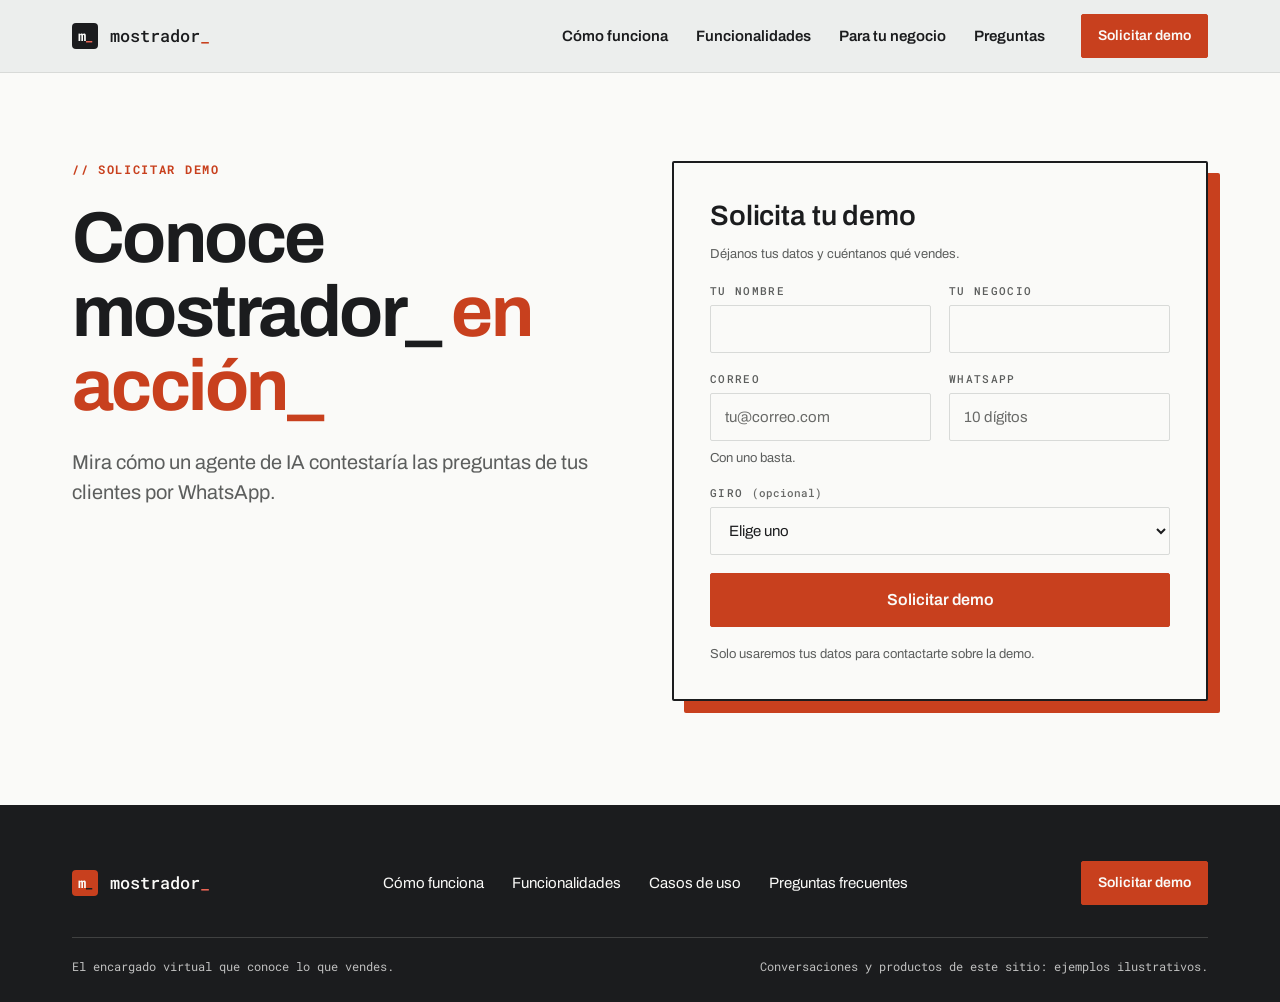
<file: demo/index.html>
<!doctype html>
<html lang="es">
<head>
<meta charset="utf-8">
<meta name="viewport" content="width=device-width, initial-scale=1">
<title>Solicitar demo · mostrador_</title>
<meta name="description" content="Conoce mostrador_ en acción: solicita una demo.">
<link rel="icon" href="/assets/img/favicon.svg" type="image/svg+xml">
<link rel="stylesheet" href="/assets/css/mostrador-ds.css">
<link rel="stylesheet" href="/assets/css/site.css">
<script src="/assets/js/site.js" defer></script>
</head>
<body>
<div class="mw-page">
<a class="mw-skip" href="#contenido">Saltar al contenido</a>
<header class="mw-nav">
  <div class="mw-wrap mw-nav__bar">
    <a href="/" class="mw-nav__logo" aria-label="mostrador_, ir al inicio">
      <span class="ms-brand"><span class="ms-brand__mark" aria-hidden="true">m<b>_</b></span><span class="ms-brand__name" aria-hidden="true">mostrador<b>_</b></span></span>
    </a>
    <nav class="mw-nav__links" aria-label="Principal" style="margin-left: auto;">
      <a class="mw-nav__link" href="/como-funciona/">Cómo funciona</a>
      <a class="mw-nav__link" href="/funcionalidades/">Funcionalidades</a>
      <a class="mw-nav__link" href="/casos-de-uso/">Para tu negocio</a>
      <a class="mw-nav__link" href="/preguntas-frecuentes/">Preguntas</a>
    </nav>
    <div class="mw-nav__end">
      <a class="ms-btn mw-cta" href="/demo/">Solicitar demo</a>
    </div>
  </div>
</header>
<main id="contenido">

<section class="mw-hero" aria-labelledby="h-top">
  <div class="mw-wrap mw-split mw-split--top">
    <div class="mw-stack">
      <span class="mw-kicker">// Solicitar demo</span>
      <h1 id="h-top" class="mw-h1">Conoce mostrador_ <em class="mw-accent">en acción</em><span class="mw-cursor" aria-hidden="true">_</span></h1>
      <p class="mw-lead">Mira cómo un agente de IA contestaría las preguntas de tus clientes por WhatsApp.</p>
    </div>

    <div class="mw-card" style="padding: 36px; gap: 20px; border: 2px solid var(--ink); box-shadow: 12px 12px 0 var(--signal);">
      <div data-demo-form-view>
        <div class="mw-stack-sm" style="margin-bottom: 20px;">
          <h2 class="mw-h3" style="font-size: 28px; line-height: 34px;">Solicita tu demo</h2>
          <p class="mw-small">Déjanos tus datos y cuéntanos qué vendes.</p>
        </div>
        <div class="ms-notice" role="alert" data-form-error hidden style="margin-bottom: 20px;">
          <p style="margin: 0 0 4px;"><b>No se envió tu solicitud.</b></p>
          <p class="mw-p" style="color: var(--ink); font-size: 14px; line-height: 20px;" data-form-error-text>No pudimos enviar tu solicitud. Revisa tu conexión e inténtalo de nuevo.</p>
        </div>
        <!--
          Netlify Forms: Netlify detecta este formulario al publicar (data-netlify) y guarda cada envío
          en el panel del sitio (Forms → demo). site.js lo envía por fetch y solo confirma si la respuesta es 2xx.
        -->
        <form class="mw-form" name="demo" method="POST" action="/" data-netlify="true" netlify-honeypot="bot-field" novalidate aria-label="Solicitud de demo" data-demo-form>
          <input type="hidden" name="form-name" value="demo">
          <p hidden><label>No llenes este campo: <input name="bot-field" tabindex="-1" autocomplete="off"></label></p>
          <div class="mw-grid mw-cols-2" style="gap: 18px;">
            <div class="mw-fieldset">
              <label for="f-nombre">Tu nombre</label>
              <input id="f-nombre" name="nombre" class="mw-control" type="text" autocomplete="name" aria-describedby="e-nombre" aria-required="true">
              <p id="e-nombre" class="mw-err" hidden></p>
            </div>
            <div class="mw-fieldset">
              <label for="f-negocio">Tu negocio</label>
              <input id="f-negocio" name="negocio" class="mw-control" type="text" autocomplete="organization" aria-describedby="e-negocio" aria-required="true">
              <p id="e-negocio" class="mw-err" hidden></p>
            </div>
          </div>
          <div class="mw-stack-sm" style="gap: 8px;">
            <div class="mw-grid mw-cols-2" style="gap: 18px;">
              <div class="mw-fieldset">
                <label for="f-correo">Correo</label>
                <input id="f-correo" name="correo" class="mw-control" type="email" autocomplete="email" placeholder="tu@correo.com" aria-describedby="e-correo h-contacto">
                <p id="e-correo" class="mw-err" hidden></p>
              </div>
              <div class="mw-fieldset">
                <label for="f-whatsapp">WhatsApp</label>
                <input id="f-whatsapp" name="whatsapp" class="mw-control" type="tel" autocomplete="tel" placeholder="10 dígitos" aria-describedby="e-whatsapp h-contacto">
                <p id="e-whatsapp" class="mw-err" hidden></p>
              </div>
            </div>
            <p id="h-contacto" class="mw-small">Con uno basta.</p>
          </div>
          <div class="mw-fieldset">
            <label for="f-giro">Giro <span class="mw-opt">(opcional)</span></label>
            <select id="f-giro" name="giro" class="mw-control">
              <option value="">Elige uno</option>
              <option value="ropa">Ropa y calzado</option>
              <option value="refacciones">Refaccionaria</option>
              <option value="ferreteria">Ferretería</option>
              <option value="electronica">Electrónica</option>
              <option value="distribuidor">Distribuidor o mayorista</option>
              <option value="otro">Otro</option>
            </select>
          </div>
          <button type="submit" class="ms-btn mw-cta mw-btn-lg" style="width: 100%;">Solicitar demo</button>
          <p class="mw-small">Solo usaremos tus datos para contactarte sobre la demo.</p>
        </form>
      </div>
      <div class="mw-stack-sm" role="status" data-demo-success hidden>
        <span class="ms-tag ms-tag--ok" style="align-self: flex-start;">✓ solicitud recibida</span>
        <h2 class="mw-h3" style="font-size: 28px; line-height: 34px;">Recibimos tu solicitud.</h2>
        <p class="mw-p">Te contactaremos por el medio que nos dejaste para acordar la demo.</p>
        <a class="mw-more" href="/" style="align-self: flex-start;">Volver al inicio →</a>
      </div>
    </div>
  </div>
</section>

</main>
<footer class="mw-foot">
  <div class="mw-wrap">
    <div class="mw-foot__top">
      <a href="/" class="mw-nav__logo" aria-label="mostrador_, ir al inicio">
        <span class="ms-brand"><span class="ms-brand__mark" aria-hidden="true">m<b>_</b></span><span class="ms-brand__name" aria-hidden="true">mostrador<b>_</b></span></span>
      </a>
      <nav class="mw-foot__links" aria-label="Sitio">
        <a href="/como-funciona/">Cómo funciona</a>
        <a href="/funcionalidades/">Funcionalidades</a>
        <a href="/casos-de-uso/">Casos de uso</a>
        <a href="/preguntas-frecuentes/">Preguntas frecuentes</a>
      </nav>
      <a class="ms-btn mw-cta" href="/demo/">Solicitar demo</a>
    </div>
    <div class="mw-foot__bottom">
      <span>El encargado virtual que conoce lo que vendes.</span>
      <span>Conversaciones y productos de este sitio: ejemplos ilustrativos.</span>
    </div>
  </div>
</footer>
</div>
</body>
</html>
</file>
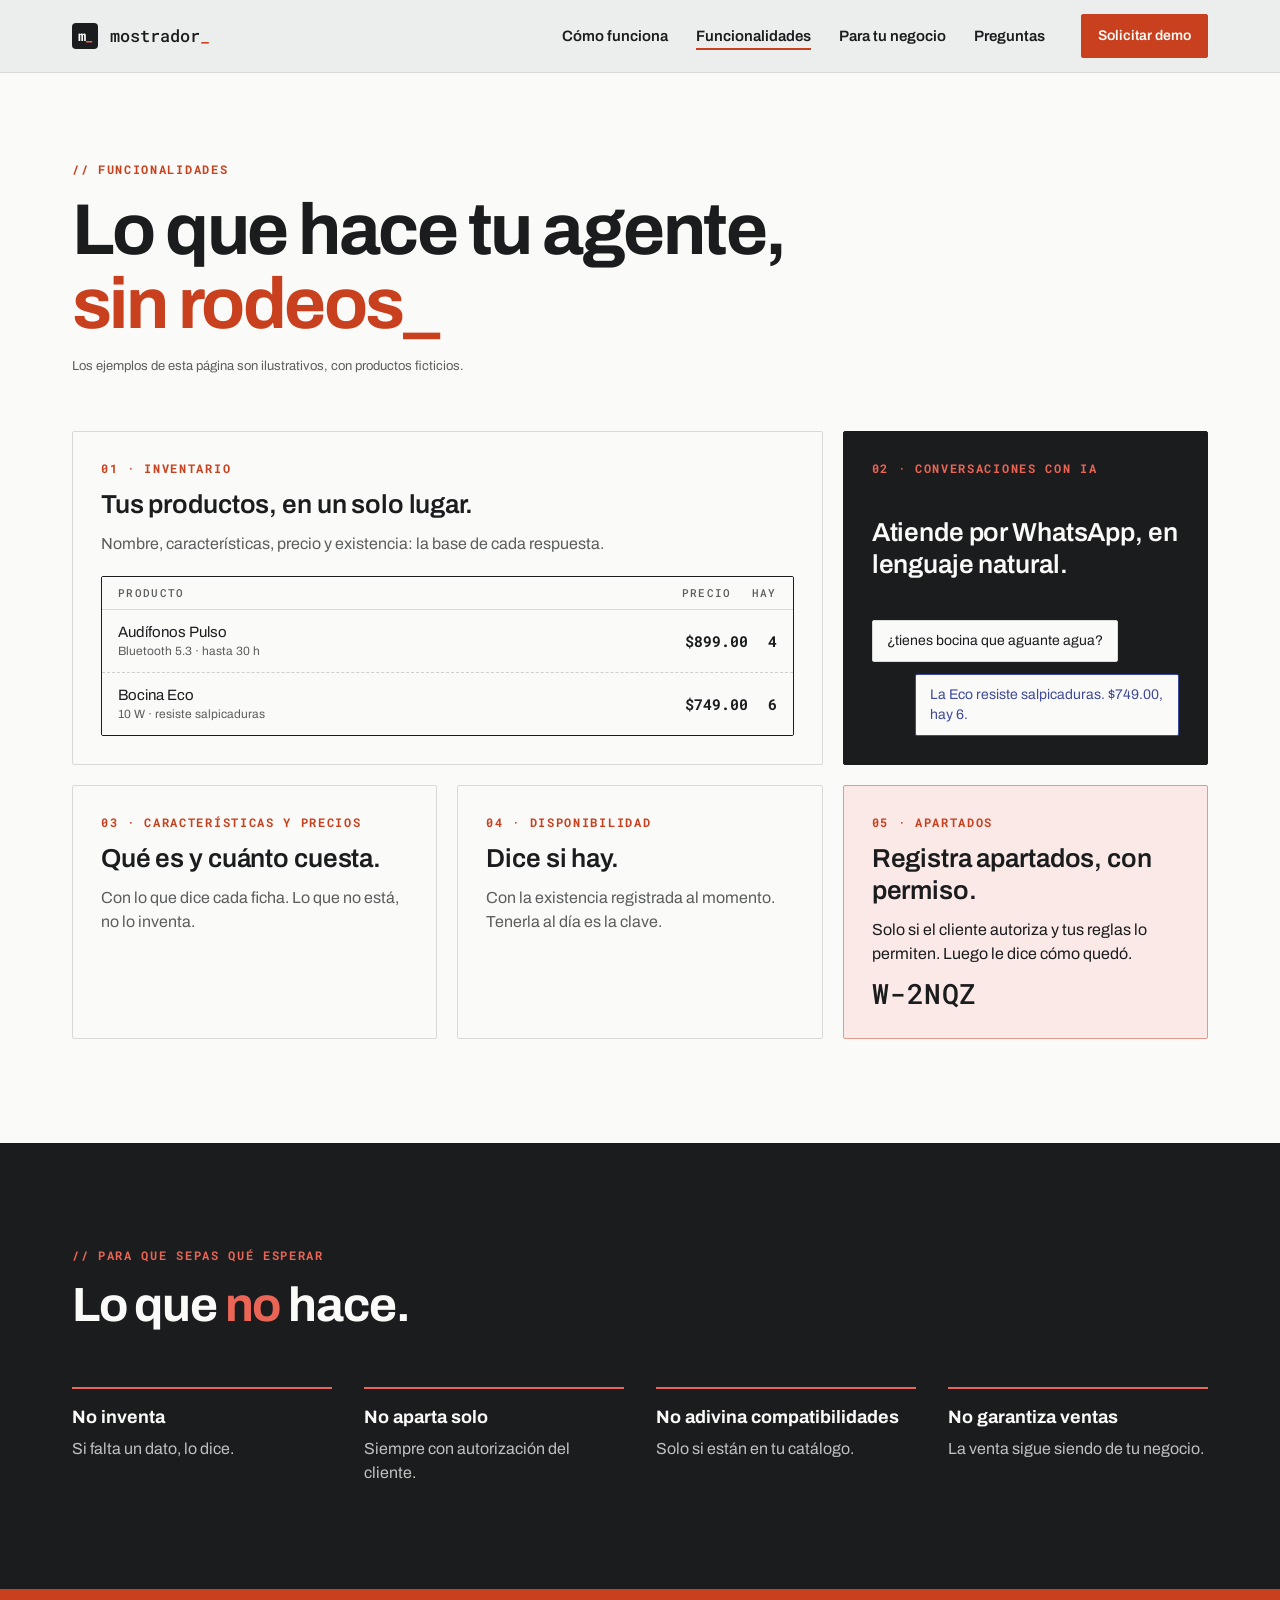
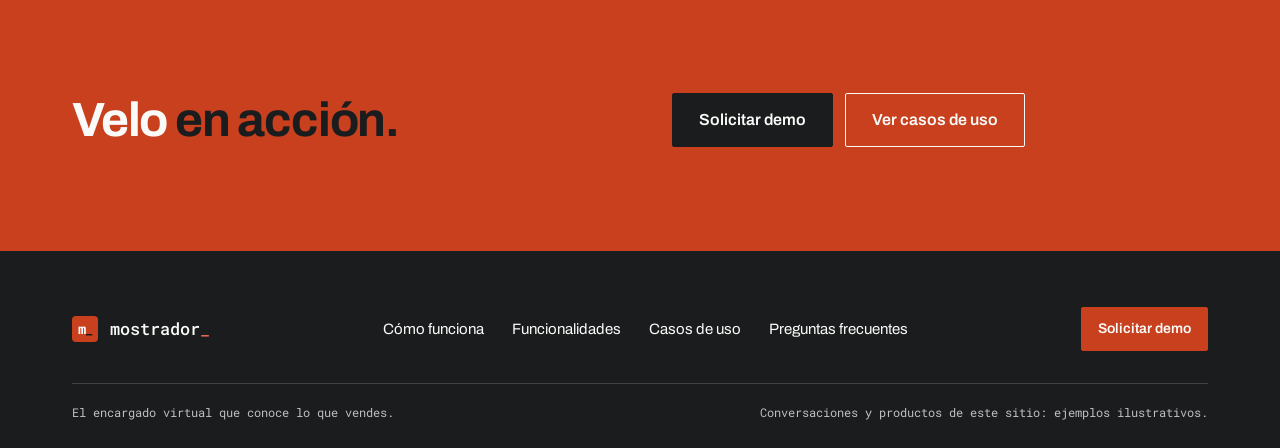
<file: funcionalidades/index.html>
<!doctype html>
<html lang="es">
<head>
<meta charset="utf-8">
<meta name="viewport" content="width=device-width, initial-scale=1">
<title>Funcionalidades · mostrador_</title>
<meta name="description" content="Inventario, conversaciones con IA, precios, disponibilidad y apartados con permiso del cliente.">
<link rel="icon" href="/assets/img/favicon.svg" type="image/svg+xml">
<link rel="stylesheet" href="/assets/css/mostrador-ds.css">
<link rel="stylesheet" href="/assets/css/site.css">
<script src="/assets/js/site.js" defer></script>
</head>
<body>
<div class="mw-page">
<a class="mw-skip" href="#contenido">Saltar al contenido</a>
<header class="mw-nav">
  <div class="mw-wrap mw-nav__bar">
    <a href="/" class="mw-nav__logo" aria-label="mostrador_, ir al inicio">
      <span class="ms-brand"><span class="ms-brand__mark" aria-hidden="true">m<b>_</b></span><span class="ms-brand__name" aria-hidden="true">mostrador<b>_</b></span></span>
    </a>
    <nav class="mw-nav__links" aria-label="Principal" style="margin-left: auto;">
      <a class="mw-nav__link" href="/como-funciona/">Cómo funciona</a>
      <a class="mw-nav__link" href="/funcionalidades/" aria-current="page">Funcionalidades</a>
      <a class="mw-nav__link" href="/casos-de-uso/">Para tu negocio</a>
      <a class="mw-nav__link" href="/preguntas-frecuentes/">Preguntas</a>
    </nav>
    <div class="mw-nav__end">
      <a class="ms-btn mw-cta" href="/demo/">Solicitar demo</a>
    </div>
  </div>
</header>
<main id="contenido">

<section class="mw-hero" style="padding-bottom: 56px;" aria-labelledby="h-top">
  <div class="mw-wrap">
    <div class="mw-head" style="margin-bottom: 0;">
      <span class="mw-kicker">// Funcionalidades</span>
      <h1 id="h-top" class="mw-h1">Lo que hace tu agente, <em class="mw-accent">sin rodeos</em><span class="mw-cursor" aria-hidden="true">_</span></h1>
      <p class="mw-small">Los ejemplos de esta página son ilustrativos, con productos ficticios.</p>
    </div>
  </div>
</section>

<section class="mw-sec" style="padding-top: 0;" aria-label="Funciones">
  <div class="mw-wrap mw-grid mw-cols-3" style="gap: 20px;">

    <article class="mw-card mw-card--hover mw-span-2">
      <span class="mw-kicker">01 · Inventario</span>
      <h2 class="mw-h3" style="font-size: 26px; line-height: 32px;">Tus productos, en un solo lugar.</h2>
      <p class="mw-p">Nombre, características, precio y existencia: la base de cada respuesta.</p>
      <div class="mw-device" style="margin-top: 8px;">
        <div class="mw-tbl">
          <div class="mw-tbl__head"><span>Producto</span><span>Precio</span><span>Hay</span></div>
          <div class="mw-tbl__row" style="border-top: 0;"><div><div class="ms-table__name">Audífonos Pulso</div><div class="ms-table__sub">Bluetooth 5.3 · hasta 30 h</div></div><div class="mw-tbl__num">$899.00</div><div class="mw-tbl__num">4</div></div>
          <div class="mw-tbl__row"><div><div class="ms-table__name">Bocina Eco</div><div class="ms-table__sub">10 W · resiste salpicaduras</div></div><div class="mw-tbl__num">$749.00</div><div class="mw-tbl__num">6</div></div>
        </div>
      </div>
    </article>

    <article class="mw-card mw-card--ink" style="justify-content: space-between;">
      <span class="mw-kicker" style="color: var(--signal-on-ink);">02 · Conversaciones con IA</span>
      <h2 class="mw-h3" style="font-size: 26px; line-height: 32px;">Atiende por WhatsApp, en lenguaje natural.</h2>
      <div class="ms-transcript mw-chat">
        <div class="ms-msg"><div class="ms-msg__bubble">¿tienes bocina que aguante agua?</div></div>
        <div class="ms-msg ms-msg--ours ms-msg--bot"><div class="ms-msg__bubble">La Eco resiste salpicaduras. $749.00, hay 6.</div></div>
      </div>
    </article>

    <article class="mw-card mw-card--hover">
      <span class="mw-kicker">03 · Características y precios</span>
      <h2 class="mw-h3" style="font-size: 26px; line-height: 32px;">Qué es y cuánto cuesta.</h2>
      <p class="mw-p">Con lo que dice cada ficha. Lo que no está, no lo inventa.</p>
    </article>

    <article class="mw-card mw-card--hover">
      <span class="mw-kicker">04 · Disponibilidad</span>
      <h2 class="mw-h3" style="font-size: 26px; line-height: 32px;">Dice si hay.</h2>
      <p class="mw-p">Con la existencia registrada al momento. Tenerla al día es la clave.</p>
    </article>

    <article class="mw-card mw-card--hover" style="background: var(--signal-tint); border-color: var(--signal-line);">
      <span class="mw-kicker">05 · Apartados</span>
      <h2 class="mw-h3" style="font-size: 26px; line-height: 32px;">Registra apartados, con permiso.</h2>
      <p class="mw-p" style="color: var(--ink);">Solo si el cliente autoriza y tus reglas lo permiten. Luego le dice cómo quedó.</p>
      <span class="ms-hold__code" style="font-size: 28px; line-height: 32px; margin-top: auto;">W-2NQZ</span>
    </article>

  </div>
</section>

<section class="mw-sec mw-sec--ink" aria-labelledby="h-no">
  <div class="mw-wrap">
    <div class="mw-head">
      <span class="mw-kicker">// Para que sepas qué esperar</span>
      <h2 id="h-no" class="mw-h2">Lo que <em class="mw-accent">no</em> hace.</h2>
    </div>
    <div class="mw-grid mw-cols-4" style="gap: 32px;">
      <div class="mw-rule" style="border-top-color: var(--signal-on-ink);"><span class="mw-rule__k">No inventa</span><p class="mw-p">Si falta un dato, lo dice.</p></div>
      <div class="mw-rule" style="border-top-color: var(--signal-on-ink);"><span class="mw-rule__k">No aparta solo</span><p class="mw-p">Siempre con autorización del cliente.</p></div>
      <div class="mw-rule" style="border-top-color: var(--signal-on-ink);"><span class="mw-rule__k">No adivina compatibilidades</span><p class="mw-p">Solo si están en tu catálogo.</p></div>
      <div class="mw-rule" style="border-top-color: var(--signal-on-ink);"><span class="mw-rule__k">No garantiza ventas</span><p class="mw-p">La venta sigue siendo de tu negocio.</p></div>
    </div>
  </div>
</section>

<section class="mw-sec mw-sec--red" aria-labelledby="h-cta">
  <div class="mw-wrap mw-split">
    <h2 id="h-cta" class="mw-h2">Velo <em class="mw-accent">en acción.</em></h2>
    <div class="mw-actions">
      <a class="ms-btn mw-cta mw-cta--ink mw-btn-lg" href="/demo/">Solicitar demo</a>
      <a class="ms-btn mw-ghost mw-btn-lg" href="/casos-de-uso/">Ver casos de uso</a>
    </div>
  </div>
</section>

</main>
<footer class="mw-foot">
  <div class="mw-wrap">
    <div class="mw-foot__top">
      <a href="/" class="mw-nav__logo" aria-label="mostrador_, ir al inicio">
        <span class="ms-brand"><span class="ms-brand__mark" aria-hidden="true">m<b>_</b></span><span class="ms-brand__name" aria-hidden="true">mostrador<b>_</b></span></span>
      </a>
      <nav class="mw-foot__links" aria-label="Sitio">
        <a href="/como-funciona/">Cómo funciona</a>
        <a href="/funcionalidades/">Funcionalidades</a>
        <a href="/casos-de-uso/">Casos de uso</a>
        <a href="/preguntas-frecuentes/">Preguntas frecuentes</a>
      </nav>
      <a class="ms-btn mw-cta" href="/demo/">Solicitar demo</a>
    </div>
    <div class="mw-foot__bottom">
      <span>El encargado virtual que conoce lo que vendes.</span>
      <span>Conversaciones y productos de este sitio: ejemplos ilustrativos.</span>
    </div>
  </div>
</footer>
</div>
</body>
</html>
</file>
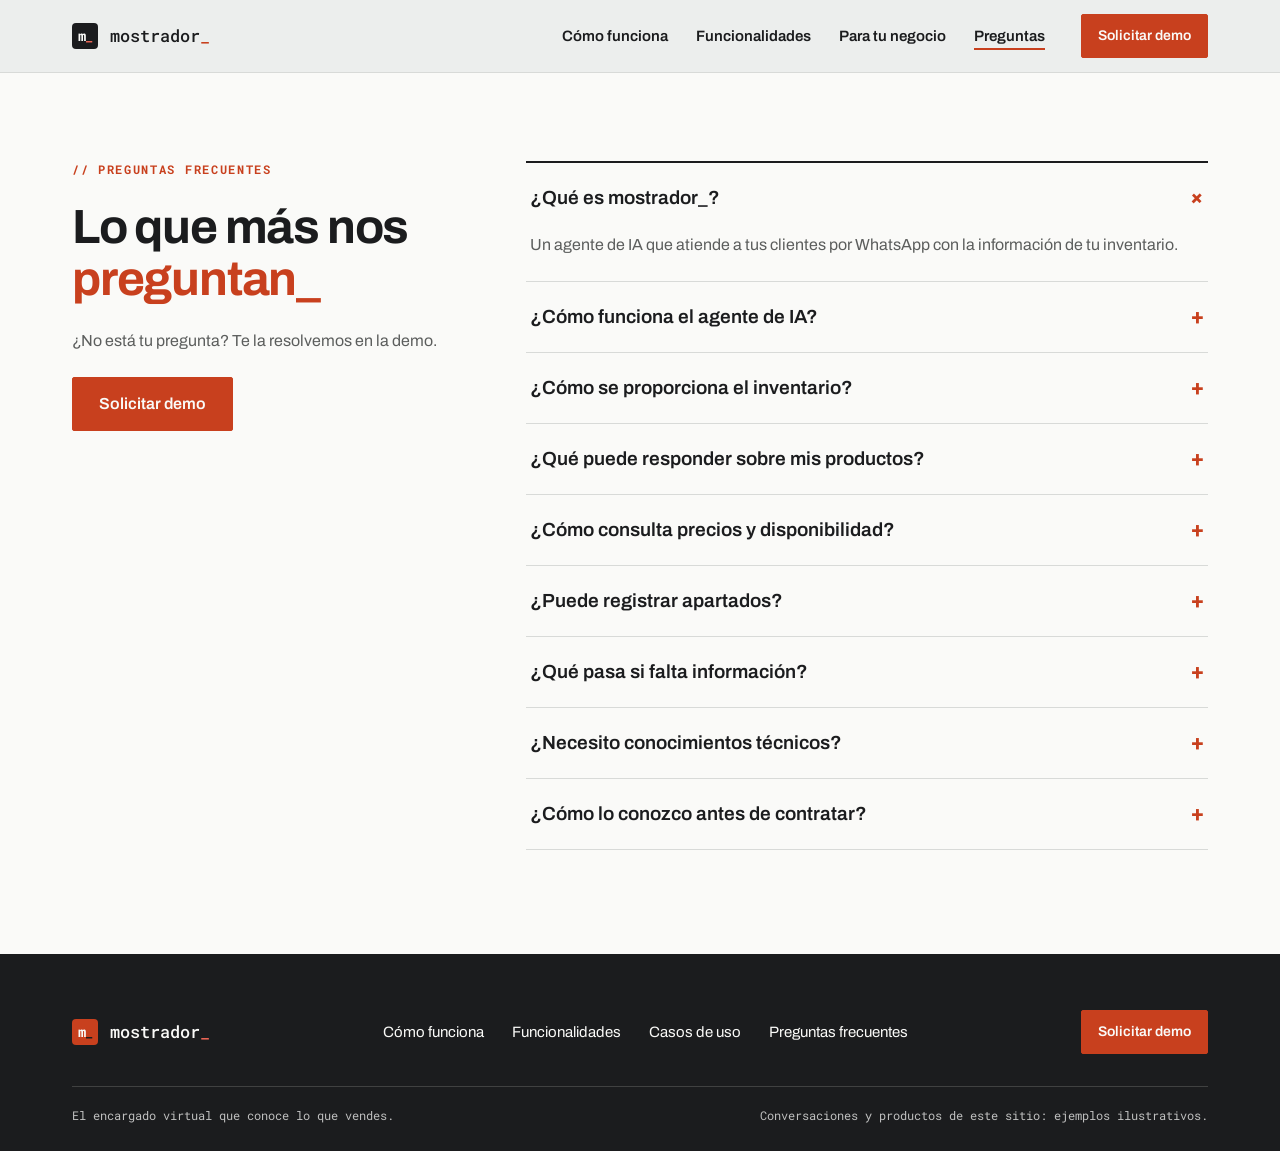
<file: preguntas-frecuentes/index.html>
<!doctype html>
<html lang="es">
<head>
<meta charset="utf-8">
<meta name="viewport" content="width=device-width, initial-scale=1">
<title>Preguntas frecuentes · mostrador_</title>
<meta name="description" content="Respuestas cortas sobre qué hace mostrador_, cómo usa tu inventario y cómo conocerlo.">
<link rel="icon" href="/assets/img/favicon.svg" type="image/svg+xml">
<link rel="stylesheet" href="/assets/css/mostrador-ds.css">
<link rel="stylesheet" href="/assets/css/site.css">
<script src="/assets/js/site.js" defer></script>
</head>
<body>
<div class="mw-page">
<a class="mw-skip" href="#contenido">Saltar al contenido</a>
<header class="mw-nav">
  <div class="mw-wrap mw-nav__bar">
    <a href="/" class="mw-nav__logo" aria-label="mostrador_, ir al inicio">
      <span class="ms-brand"><span class="ms-brand__mark" aria-hidden="true">m<b>_</b></span><span class="ms-brand__name" aria-hidden="true">mostrador<b>_</b></span></span>
    </a>
    <nav class="mw-nav__links" aria-label="Principal" style="margin-left: auto;">
      <a class="mw-nav__link" href="/como-funciona/">Cómo funciona</a>
      <a class="mw-nav__link" href="/funcionalidades/">Funcionalidades</a>
      <a class="mw-nav__link" href="/casos-de-uso/">Para tu negocio</a>
      <a class="mw-nav__link" href="/preguntas-frecuentes/" aria-current="page">Preguntas</a>
    </nav>
    <div class="mw-nav__end">
      <a class="ms-btn mw-cta" href="/demo/">Solicitar demo</a>
    </div>
  </div>
</header>
<main id="contenido">

<section class="mw-sec" style="padding-top: 88px;" aria-labelledby="h-top">
  <div class="mw-wrap mw-split mw-split--top" style="grid-template-columns: minmax(0, 4fr) minmax(0, 7fr);">
    <div class="mw-stack">
      <span class="mw-kicker">// Preguntas frecuentes</span>
      <h1 id="h-top" class="mw-h2">Lo que más nos <em class="mw-accent">preguntan</em><span class="mw-cursor" aria-hidden="true">_</span></h1>
      <p class="mw-p">¿No está tu pregunta? Te la resolvemos en la demo.</p>
      <a class="ms-btn mw-cta mw-btn-lg" href="/demo/" style="align-self: flex-start;">Solicitar demo</a>
    </div>
    <div class="mw-faq">
      <details open="open"><summary>¿Qué es mostrador_?</summary><div class="mw-faq__a"><p>Un agente de IA que atiende a tus clientes por WhatsApp con la información de tu inventario.</p></div></details>
      <details><summary>¿Cómo funciona el agente de IA?</summary><div class="mw-faq__a"><p>Lee la pregunta, busca en tus productos y contesta con lo que encuentra: características, precio y existencia.</p></div></details>
      <details><summary>¿Cómo se proporciona el inventario?</summary><div class="mw-faq__a"><p>Cargas tus productos en mostrador_. Las formas de carga te las mostramos en la demo.</p></div></details>
      <details><summary>¿Qué puede responder sobre mis productos?</summary><div class="mw-faq__a"><p>Lo que tengas en tu catálogo: nombre, características, precio y existencia.</p></div></details>
      <details><summary>¿Cómo consulta precios y disponibilidad?</summary><div class="mw-faq__a"><p>Con los datos que tiene mostrador_ al momento de la conversación. Mantenlos al día.</p></div></details>
      <details><summary>¿Puede registrar apartados?</summary><div class="mw-faq__a"><p>Sí, si el cliente lo autoriza y tus reglas lo permiten. Si no, se lo explica al cliente.</p></div></details>
      <details><summary>¿Qué pasa si falta información?</summary><div class="mw-faq__a"><p>No la inventa. Le dice al cliente que no tiene ese dato.</p></div></details>
      <details><summary>¿Necesito conocimientos técnicos?</summary><div class="mw-faq__a"><p>No necesitas programar. Está pensado para dueños y encargados.</p></div></details>
      <details><summary>¿Cómo lo conozco antes de contratar?</summary><div class="mw-faq__a"><p>Solicita una demo. <a class="mw-more" href="/demo/">Solicitar demo →</a></p></div></details>
    </div>
  </div>
</section>

</main>
<footer class="mw-foot">
  <div class="mw-wrap">
    <div class="mw-foot__top">
      <a href="/" class="mw-nav__logo" aria-label="mostrador_, ir al inicio">
        <span class="ms-brand"><span class="ms-brand__mark" aria-hidden="true">m<b>_</b></span><span class="ms-brand__name" aria-hidden="true">mostrador<b>_</b></span></span>
      </a>
      <nav class="mw-foot__links" aria-label="Sitio">
        <a href="/como-funciona/">Cómo funciona</a>
        <a href="/funcionalidades/">Funcionalidades</a>
        <a href="/casos-de-uso/">Casos de uso</a>
        <a href="/preguntas-frecuentes/">Preguntas frecuentes</a>
      </nav>
      <a class="ms-btn mw-cta" href="/demo/">Solicitar demo</a>
    </div>
    <div class="mw-foot__bottom">
      <span>El encargado virtual que conoce lo que vendes.</span>
      <span>Conversaciones y productos de este sitio: ejemplos ilustrativos.</span>
    </div>
  </div>
</footer>
</div>
</body>
</html>
</file>
<file: assets/css/mostrador-ds.css>
@import url("https://fonts.googleapis.com/css2?family=Archivo:wght@400;500;600;700&family=Roboto+Mono:wght@400;500;700&display=swap");

/* mostrador_ — component styles. Every value comes from tokens.css. */

body { margin: 0; font-family: var(--font-sans); font-size: 14px; line-height: 20px; color: var(--ink); background: var(--canvas); -webkit-font-smoothing: antialiased; }
.ms-pad { padding: var(--space-5) var(--space-9); }
.ms-stack { display: flex; flex-direction: column; gap: var(--space-4); }
.ms-row { display: flex; gap: var(--space-2); align-items: center; flex-wrap: wrap; }
.ms-mono { font-family: var(--font-mono); }
.ms-muted { color: var(--ink-muted); }
.ms-subtle { color: var(--ink-subtle); }
.ms-signal { color: var(--signal); }
.ms-ok { color: var(--ok); }
.ms-bot { color: var(--bot); }

:where(.ms-btn, .ms-chip, .ms-seg button, .ms-nav__item, .ms-input input, .ms-input textarea, a):focus-visible {
  outline: 2px solid var(--ink); outline-offset: 2px;
}

/* ── Brand lockup ─────────────────────────────── */
.ms-brand { display: flex; align-items: center; gap: var(--space-3); }
.ms-brand__mark { width: 26px; height: 26px; border-radius: var(--radius-md); background: var(--ink); color: var(--on-ink); font: 700 14px/26px var(--font-mono); text-align: center; letter-spacing: -0.04em; }
.ms-brand__mark b, .ms-brand__name b { color: var(--signal-on-ink); font-weight: inherit; }
.ms-brand__name b { color: var(--signal); }
.ms-brand__name { font: 500 17px/20px var(--font-mono); color: var(--ink); }
.ms-brand__store { font-size: 12px; line-height: 14px; color: var(--ink-muted); }

/* ── Nav (sidebar) ────────────────────────────── */
.ms-nav { width: var(--sidebar-width); box-sizing: border-box; background: var(--surface); border-right: 1px solid var(--line); padding: var(--space-5) var(--space-4); display: flex; flex-direction: column; gap: var(--space-1); }
.ms-nav .ms-brand { padding: 0 var(--space-2) var(--space-5); }
.ms-nav__item { display: flex; align-items: center; justify-content: space-between; height: var(--control-height); padding: 0 var(--space-3); border-radius: var(--radius-md); font: 600 15px/20px var(--font-sans); color: var(--ink); text-decoration: none; border: 0; background: none; cursor: pointer; }
.ms-nav__item:hover { background: var(--canvas); }
.ms-nav__item[aria-current="page"] { background: var(--ink); color: var(--on-ink); }
.ms-nav__count { font: 700 13px/1 var(--font-mono); color: var(--ink-muted); }
.ms-nav__count--urgent { color: var(--signal); }
.ms-nav__item[aria-current="page"] .ms-nav__count--urgent { color: var(--signal-on-ink); }
.ms-nav__note { margin-top: var(--space-4); padding: var(--space-4) var(--space-2) 0; border-top: 1px dashed var(--line-dashed); font-size: 12px; line-height: 18px; color: var(--ink-subtle); }
.ms-nav__user { display: flex; align-items: center; gap: var(--space-2); padding: var(--space-2) var(--space-3); font-size: 13px; }
.ms-avatar { width: 24px; height: 24px; border-radius: var(--radius-full); border: 1px solid var(--line); background: var(--canvas); font: 700 10px/22px var(--font-sans); text-align: center; box-sizing: border-box; }

/* ── Page header ──────────────────────────────── */
.ms-head { display: flex; justify-content: space-between; align-items: flex-end; padding-bottom: var(--space-4); border-bottom: 1px solid var(--line); }
.ms-head h1 { margin: 0 0 var(--space-1); font: 600 28px/32px var(--font-sans); letter-spacing: -0.01em; }
.ms-head p { margin: 0; color: var(--ink-muted); }
.ms-head p strong { color: var(--ink); font-weight: 600; }
.ms-head p strong.is-urgent { color: var(--signal); }
.ms-head time { font: 400 14px/20px var(--font-mono); color: var(--ink-muted); }

/* ── Section label ────────────────────────────── */
.ms-label { display: flex; align-items: center; gap: var(--space-2); font: 500 11px/16px var(--font-mono); letter-spacing: 0.12em; text-transform: uppercase; color: var(--ink-muted); }
.ms-label::after { content: ""; flex: 1; border-top: 1px dashed currentColor; opacity: .55; }
.ms-label--urgent { color: var(--signal); }
.ms-label--plain::after { display: none; }

/* ── Buttons ──────────────────────────────────── */
.ms-btn { font: 600 14px/20px var(--font-sans); height: var(--control-height); padding: 0 var(--space-4); border-radius: var(--radius-sm); border: 1px solid var(--ink); background: var(--surface); color: var(--ink); cursor: pointer; display: inline-flex; align-items: center; justify-content: center; gap: var(--space-2); }
.ms-btn--primary { background: var(--ink); color: var(--on-ink); }
.ms-btn--quiet { border-color: var(--line); color: var(--ink); }
.ms-btn--sm { height: 36px; font-size: 13px; padding: 0 var(--space-3); }
.ms-btn--wide { min-width: 280px; }
.ms-btn-text { font: 500 14px/20px var(--font-mono); color: var(--signal); background: none; border: 0; padding: 0 var(--space-2); cursor: pointer; }
.ms-link { font: 600 13px/18px var(--font-sans); color: var(--ink); text-decoration: underline; text-underline-offset: 3px; }

/* ── Tags ─────────────────────────────────────── */
.ms-tag { display: inline-block; font: 500 11px/16px var(--font-mono); letter-spacing: 0.1em; text-transform: uppercase; padding: 1px var(--space-2); border-radius: var(--radius-sm); border: 1px solid currentColor; vertical-align: 2px; }
.ms-tag--signal { color: var(--signal); }
.ms-tag--ink { background: var(--ink); color: var(--on-ink); border-color: var(--ink); font-weight: 700; }
.ms-tag--ok { color: var(--ok); text-transform: none; letter-spacing: 0; font-size: 12px; }
.ms-tag--guess { color: var(--ink-muted); border-style: dashed; text-transform: none; letter-spacing: 0; font-size: 12px; }
.ms-badge { display: inline-block; font: 700 11px/18px var(--font-mono); letter-spacing: 0.08em; text-transform: uppercase; padding: 0 6px; border-radius: var(--radius-sm); background: var(--signal); color: var(--on-ink); }

/* ── Inputs ───────────────────────────────────── */
.ms-input { display: flex; align-items: center; gap: var(--space-3); height: var(--control-height); padding: 0 var(--space-4); background: var(--surface); border: 1px solid var(--line); border-radius: var(--radius-sm); box-sizing: border-box; }
.ms-input::before { content: "/"; font: 400 15px/1 var(--font-mono); color: var(--ink-muted); }
.ms-input--plain::before { display: none; }
.ms-input input { flex: 1; border: 0; background: none; font: 400 14px/20px var(--font-sans); color: var(--ink); padding: 0; }
.ms-input input::placeholder { color: var(--ink-subtle); }
.ms-input:focus-within { border-color: var(--ink); }
.ms-field { display: flex; flex-direction: column; gap: var(--space-2); max-width: 346px; }

/* ── Conversation list ────────────────────────── */
.ms-list { background: var(--surface); border: 1px solid var(--line); border-radius: var(--radius-sm); }
.ms-list--urgent { border-color: var(--signal-line); }
.ms-conv { display: grid; grid-template-columns: 22px 1fr auto; column-gap: var(--space-2); padding: var(--space-3) var(--space-4); border-top: 1px dashed var(--line-dashed); }
.ms-conv:first-child { border-top: 0; }
.ms-conv__dot { font: 700 12px/22px var(--font-mono); color: var(--ink-subtle); }
.ms-conv__who { font: 500 16px/22px var(--font-sans); color: var(--ink); }
.ms-conv__who .ms-tag { margin-left: var(--space-1); }
.ms-conv__last { margin-top: 2px; color: var(--ink); }
.ms-conv__last .ms-prompt { margin-right: 4px; }
.ms-conv__time { font: 400 14px/22px var(--font-mono); color: var(--ink-muted); text-align: right; }
.ms-conv--wait { background: var(--signal-tint); border-top-color: var(--signal-line); }
.ms-conv--wait .ms-conv__dot, .ms-conv--wait .ms-conv__time { color: var(--signal); font-weight: 700; }
.ms-conv--taken .ms-conv__dot { color: var(--ink); }
.ms-prompt { font: 700 13px/20px var(--font-mono); color: var(--bot); }
.ms-prompt--human { color: var(--ink); }

/* ── Transcript ───────────────────────────────── */
.ms-transcript { display: flex; flex-direction: column; gap: var(--space-3); }
.ms-msg { display: flex; flex-direction: column; align-items: flex-start; gap: var(--space-1); max-width: 68%; align-self: flex-start; }
.ms-msg--ours { align-items: flex-end; align-self: flex-end; }
.ms-msg__bubble { padding: 10px 14px; background: var(--surface); border: 1px solid var(--line); border-radius: var(--radius-sm); color: var(--ink); }
.ms-msg + .ms-msg--same { margin-top: calc(-1 * var(--space-2)); }
.ms-msg--bot .ms-msg__bubble { border-color: var(--bot); color: var(--bot); }
.ms-msg--team .ms-msg__bubble { background: var(--ink); border-color: var(--ink); color: var(--on-ink); }
.ms-msg--media .ms-msg__bubble { font-style: italic; color: var(--ink-muted); border-style: dashed; border-color: var(--line-dashed); }
.ms-msg__meta { font: 400 12px/16px var(--font-mono); color: var(--ink-muted); }
.ms-msg__meta b { font-weight: 700; color: var(--ink); }
.ms-msg--bot .ms-msg__meta b { color: var(--bot); }
.ms-day { text-align: center; font: 400 13px/18px var(--font-mono); color: var(--ink-muted); }
.ms-event { display: flex; align-items: center; gap: var(--space-2); font: 700 12px/16px var(--font-mono); color: var(--signal); }
.ms-event::before, .ms-event::after { content: ""; flex: 1; border-top: 1px dashed var(--signal-line); }

/* ── Notices ──────────────────────────────────── */
.ms-notice { padding: var(--space-3) var(--space-4); background: var(--signal-tint); border: 1px solid var(--signal-line); border-radius: var(--radius-sm); }
.ms-notice b { font: 700 14px/20px var(--font-mono); }
.ms-takeover { display: flex; align-items: center; gap: var(--space-2); padding: 10px var(--space-9); background: var(--ink); color: var(--on-ink); font-size: 13px; }
.ms-takeover::before { content: ""; width: 7px; height: 7px; background: var(--signal-on-ink); }
.ms-takeover time { font-family: var(--font-mono); }

/* ── Composer ─────────────────────────────────── */
.ms-composer { display: flex; flex-direction: column; gap: var(--space-3); padding: var(--space-4) var(--space-9); background: var(--surface); border-top: 1px solid var(--line); }
.ms-chip { height: var(--control-height-sm); padding: 0 10px; font: 400 13px/1 var(--font-mono); color: var(--ink); background: var(--surface); border: 1px solid var(--line); border-radius: var(--radius-sm); cursor: pointer; }
.ms-chip:hover { border-color: var(--ink); }
.ms-composer__row { display: grid; grid-template-columns: auto 1fr auto; gap: var(--space-2); align-items: start; }
.ms-composer__you { font: 700 13px/22px var(--font-mono); background: var(--ink); color: var(--on-ink); padding: 0 var(--space-3); border-radius: var(--radius-sm); margin-top: 12px; }
.ms-composer textarea { width: 100%; box-sizing: border-box; min-height: 64px; resize: vertical; padding: 10px 14px; font: 400 14px/20px var(--font-sans); color: var(--ink); background: var(--surface); border: 1px solid var(--ink); border-radius: var(--radius-sm); }
.ms-composer textarea::placeholder { color: var(--ink-subtle); }
.ms-composer__hint { margin-left: 52px; font-size: 12px; line-height: 16px; color: var(--ink-muted); }

/* ── Fact list (Lo que sabemos) ───────────────── */
.ms-facts { width: var(--rail-width); box-sizing: border-box; padding: var(--space-5); background: var(--surface); border-left: 1px solid var(--line); display: flex; flex-direction: column; gap: var(--space-3); }
.ms-facts__head { display: flex; justify-content: space-between; align-items: baseline; margin-bottom: var(--space-1); }
.ms-facts__head .ms-label { font-size: 12px; }
.ms-fact dt { font: 500 11px/16px var(--font-mono); letter-spacing: 0.12em; text-transform: uppercase; color: var(--ink-muted); }
.ms-fact dd { margin: 2px 0 0; font-size: 15px; line-height: 21px; }
.ms-fact__src { display: block; margin-top: 2px; font-size: 11px; line-height: 16px; color: var(--ink-muted); text-decoration: underline dotted; text-underline-offset: 2px; }
.ms-fact__src--signal { color: var(--signal); text-decoration: none; }
.ms-fact__src--ok { color: var(--ok); text-decoration: none; }
.ms-fact--guess dt, .ms-fact--guess dd { color: var(--ink-subtle); }
.ms-facts__empty { padding: var(--space-3) var(--space-4); border: 1px dashed var(--line-dashed); color: var(--ink-muted); }

/* ── Reservation (Apartado) ───────────────────── */
.ms-hold { width: 420px; box-sizing: border-box; padding: var(--space-5); background: var(--surface); border: 1px solid var(--line); border-radius: var(--radius-sm); display: flex; flex-direction: column; gap: var(--space-1); }
.ms-hold--due { border-color: var(--signal-line); }
.ms-hold__top { display: flex; justify-content: space-between; align-items: flex-start; }
.ms-hold__code { font: 500 36px/40px var(--font-mono); letter-spacing: 0.02em; }
.ms-hold__left { font: 700 14px/20px var(--font-mono); color: var(--signal); }
.ms-hold__item b { font-family: var(--font-mono); }
.ms-hold__meta { font-size: 12px; line-height: 16px; color: var(--ink-muted); }
.ms-hold__meta a { color: inherit; }
.ms-hold__actions { display: flex; align-items: center; justify-content: space-between; margin-top: var(--space-4); }
.ms-holdrow { display: grid; grid-template-columns: 160px 1fr auto auto; gap: var(--space-4); align-items: center; padding: var(--space-4) var(--space-5); background: var(--surface); border-top: 1px dashed var(--line-dashed); }
.ms-holdrow .ms-hold__code { font-size: 22px; line-height: 28px; }
.ms-holdrow--expired { color: var(--ink-subtle); }
.ms-holdrow--expired .ms-hold__code { text-decoration: line-through; color: var(--ink-subtle); }

/* ── Data table ───────────────────────────────── */
.ms-table { width: 100%; border-collapse: collapse; background: var(--surface); border: 1px solid var(--line); }
.ms-table th { text-align: left; font: 500 11px/16px var(--font-mono); letter-spacing: 0.12em; text-transform: uppercase; color: var(--ink-muted); padding: var(--space-2) var(--space-4); border-bottom: 1px solid var(--line); }
.ms-table td { padding: var(--space-3) var(--space-4); border-top: 1px dashed var(--line-dashed); vertical-align: middle; }
.ms-table .num { text-align: right; font: 700 15px/20px var(--font-mono); white-space: nowrap; }
.ms-table .num small { display: block; font-weight: 400; font-size: 12px; line-height: 14px; color: var(--ink-muted); }
.ms-table__name { font-size: 15px; line-height: 20px; }
.ms-table__sub { font-size: 12px; line-height: 18px; color: var(--ink-muted); }
.ms-table__sub .ms-mono { color: var(--ink); }
.ms-stock { font: 700 15px/20px var(--font-mono); }
.ms-stock small { font-weight: 400; font-size: 12px; margin-left: 4px; }
.ms-stock--live small { color: var(--ok); }
.ms-stock--cut small { color: var(--ink-muted); }
.ms-stock--cut > span { text-decoration: underline dashed; text-underline-offset: 4px; }
.ms-arrow { color: var(--ink-muted); text-align: right; }

/* ── Segmented filter ─────────────────────────── */
.ms-seg { display: inline-flex; gap: var(--space-1); }
.ms-seg button { height: 36px; padding: 0 var(--space-3); font: 500 13px/1 var(--font-mono); color: var(--ink); background: var(--surface); border: 1px solid var(--line); border-radius: var(--radius-sm); cursor: pointer; }
.ms-seg button[aria-pressed="true"] { background: var(--ink); color: var(--on-ink); border-color: var(--ink); }

/* ── Settings list ────────────────────────────── */
.ms-settings { background: var(--surface); border: 1px solid var(--line); }
.ms-setting { display: grid; grid-template-columns: 120px 1fr auto; align-items: center; padding: var(--space-4) var(--space-4); border-top: 1px dashed var(--line-dashed); }
.ms-setting:first-child { border-top: 0; }
.ms-setting__value { font: 500 16px/20px var(--font-mono); }
.ms-setting__value--off { font-weight: 400; color: var(--ink-muted); }
</file>
<file: assets/css/site.css>
/* mostrador_ — sitio de marketing. Tokens copiados de ds/mostrador/tokens.json; el bundle de componentes los lee. */
:root {
  --canvas: #eceeed; --surface: #fafaf8; --line: #d8dad8; --line-dashed: #cfd0ce;
  --ink: #1b1c1e; --on-ink: #fafaf8; --ink-muted: #5c5e5d; --ink-subtle: #696a68;
  --signal: #c8401e; --signal-tint: #fbe9e7; --signal-line: #e39a8c; --signal-on-ink: #ea6555;
  --bot: #3f4a9a; --ok: #2e7556;
  --font-sans: Archivo, "Helvetica Neue", Arial, sans-serif;
  --font-mono: "Roboto Mono", ui-monospace, Menlo, monospace;
  --space-1: 4px; --space-2: 8px; --space-3: 12px; --space-4: 16px; --space-5: 20px; --space-6: 24px; --space-9: 36px;
  --radius-0: 0px; --radius-sm: 2px; --radius-md: 4px; --radius-full: 999px;
  --sidebar-width: 208px; --rail-width: 288px; --control-height: 44px; --control-height-sm: 32px;
  --signal-press: #a9341a;
  --on-ink-muted: rgba(250, 250, 248, 0.74);
  --ink-line: rgba(250, 250, 248, 0.16);
}

/* ── Página ─────────────────────────────────── */
.mw-page { background: var(--surface); color: var(--ink); font-family: var(--font-sans); font-size: 16px; line-height: 24px; min-width: 0; overflow-x: clip; }
.mw-page *, .mw-page *::before, .mw-page *::after { box-sizing: border-box; }
.mw-wrap { width: 100%; max-width: 1200px; margin: 0 auto; padding: 0 32px; }
.mw-sec { padding: 104px 0; }
.mw-sec--line { border-top: 1px solid var(--line); }
.mw-sec--soft { background: var(--signal-tint); }
.mw-sec--ink { background: var(--ink); color: var(--on-ink); }
.mw-sec--red { background: var(--signal); color: var(--on-ink); }
.mw-anchor { scroll-margin-top: 88px; }

.mw-h1 { margin: 0; font: 700 72px/74px var(--font-sans); letter-spacing: -0.035em; }
.mw-h2 { margin: 0; font: 700 48px/52px var(--font-sans); letter-spacing: -0.025em; }
.mw-h3 { margin: 0; font: 600 21px/26px var(--font-sans); letter-spacing: -0.005em; }
.mw-accent { color: var(--signal); font-style: normal; }
.mw-sec--ink .mw-accent { color: var(--signal-on-ink); }
.mw-sec--red .mw-accent { color: var(--ink); }
.mw-cursor { display: inline-block; color: var(--signal); animation: mw-blink 1.1s steps(1) infinite; }
.mw-lead { margin: 0; font-size: 20px; line-height: 30px; color: var(--ink-muted); max-width: 600px; }
.mw-p { margin: 0; color: var(--ink-muted); }
.mw-p strong { color: var(--ink); font-weight: 600; }
.mw-sec--ink .mw-lead, .mw-sec--ink .mw-p { color: var(--on-ink-muted); }
.mw-sec--red .mw-lead, .mw-sec--red .mw-p { color: var(--on-ink); }
.mw-small { margin: 0; font-size: 13px; line-height: 18px; color: var(--ink-muted); }
.mw-head { display: flex; flex-direction: column; gap: 16px; max-width: 760px; margin-bottom: 56px; }
.mw-head--center { margin-left: auto; margin-right: auto; text-align: center; align-items: center; }
.mw-stack { display: flex; flex-direction: column; gap: 24px; min-width: 0; }
.mw-stack-sm { display: flex; flex-direction: column; gap: 12px; min-width: 0; }
.mw-actions { display: flex; flex-wrap: wrap; gap: 12px; align-items: center; }
.mw-illus { font: 500 11px/16px var(--font-mono); letter-spacing: 0.12em; text-transform: uppercase; color: var(--ink-subtle); }

/* Etiqueta de sección: // en rojo */
.mw-kicker { display: inline-flex; align-items: center; gap: 8px; font: 700 12px/16px var(--font-mono); letter-spacing: 0.14em; text-transform: uppercase; color: var(--signal); }
.mw-sec--ink .mw-kicker { color: var(--signal-on-ink); }
.mw-sec--red .mw-kicker { color: var(--on-ink); }

/* ── Botones ────────────────────────────────── */
a.ms-btn { text-decoration: none; }
.mw-btn-lg { height: 54px; padding: 0 26px; font-size: 16px; }
.mw-cta { background: var(--signal); border-color: var(--signal); color: var(--on-ink); transition: background .15s, transform .15s; }
.mw-cta:hover { background: var(--signal-press); border-color: var(--signal-press); color: var(--on-ink); transform: translateY(-1px); }
.mw-cta--ink { background: var(--ink); border-color: var(--ink); }
.mw-cta--ink:hover { background: #000; border-color: #000; }
.mw-ghost { background: transparent; transition: background .15s, color .15s; }
.mw-ghost:hover { background: var(--ink); color: var(--on-ink); }
.mw-sec--ink .mw-ghost, .mw-sec--red .mw-ghost { border-color: var(--on-ink); color: var(--on-ink); }
.mw-sec--ink .mw-ghost:hover, .mw-sec--red .mw-ghost:hover { background: var(--on-ink); color: var(--ink); }
.mw-more { font: 600 15px/20px var(--font-sans); color: var(--ink); text-decoration: none; border-bottom: 2px solid var(--signal); padding-bottom: 2px; }
.mw-more:hover { color: var(--signal); }
.mw-sec--ink .mw-more { color: var(--on-ink); }

/* ── Rejillas ───────────────────────────────── */
.mw-grid { display: grid; gap: 16px; }
.mw-cols-2 { grid-template-columns: repeat(2, minmax(0, 1fr)); }
.mw-cols-3 { grid-template-columns: repeat(3, minmax(0, 1fr)); }
.mw-cols-4 { grid-template-columns: repeat(4, minmax(0, 1fr)); }
.mw-cols-5 { grid-template-columns: repeat(5, minmax(0, 1fr)); }
.mw-split { display: grid; grid-template-columns: minmax(0, 1fr) minmax(0, 1fr); gap: 64px; align-items: center; }
.mw-split--top { align-items: start; }

/* ── Tarjetas ───────────────────────────────── */
.mw-card { position: relative; background: var(--surface); border: 1px solid var(--line); border-radius: var(--radius-sm); padding: 28px; display: flex; flex-direction: column; gap: 12px; min-width: 0; transition: border-color .2s, transform .2s; }
.mw-card--hover:hover { border-color: var(--signal); transform: translateY(-4px); }
.mw-card--ink { background: var(--ink); color: var(--on-ink); border-color: var(--ink); }
.mw-big { font: 700 56px/56px var(--font-mono); color: var(--signal); letter-spacing: -0.04em; }
.mw-sec--ink .mw-big { color: var(--signal-on-ink); }

/* ── "Dispositivos" ─────────────────────────── */
.mw-device { background: var(--surface); border: 1px solid var(--ink); border-radius: var(--radius-sm); display: flex; flex-direction: column; min-width: 0; overflow: hidden; }
.mw-device__bar { display: flex; justify-content: space-between; align-items: center; gap: 8px; padding: 10px 16px; background: var(--ink); color: var(--on-ink); font: 500 11px/16px var(--font-mono); letter-spacing: 0.1em; text-transform: uppercase; }
.mw-device__bar b { color: var(--signal-on-ink); font-weight: 700; }
.mw-device__body { padding: 20px; background: var(--canvas); flex: 1; }
.mw-device__body--surface { background: var(--surface); }
.mw-chat .ms-msg { max-width: 86%; }
.mw-chat .ms-msg__bubble { font-size: 14px; line-height: 20px; }

/* Aparición escalonada de mensajes */
.mw-pop { opacity: 0; animation: mw-pop .5s cubic-bezier(.2,.8,.2,1) forwards; }
.mw-d1 { animation-delay: .3s; } .mw-d2 { animation-delay: 1.1s; } .mw-d3 { animation-delay: 1.9s; } .mw-d4 { animation-delay: 2.7s; } .mw-d5 { animation-delay: 3.5s; } .mw-d6 { animation-delay: 4.3s; } .mw-d7 { animation-delay: 5.1s; }

/* Tabla de catálogo en div */
.mw-tbl { background: var(--surface); }
.mw-tbl__head, .mw-tbl__row { display: grid; grid-template-columns: minmax(0, 1fr) auto auto; column-gap: 20px; padding: 12px 16px; align-items: center; }
.mw-tbl__head { font: 500 11px/16px var(--font-mono); letter-spacing: 0.12em; text-transform: uppercase; color: var(--ink-muted); border-bottom: 1px solid var(--line); padding-top: 8px; padding-bottom: 8px; }
.mw-tbl__head span:not(:first-child) { text-align: right; }
.mw-tbl__row { border-top: 1px dashed var(--line-dashed); transition: background .3s; }
.mw-tbl__row--used { background: var(--signal-tint); box-shadow: inset 3px 0 0 var(--signal); }
.mw-tbl__num { text-align: right; font: 700 15px/20px var(--font-mono); white-space: nowrap; }
.mw-tbl__num small { display: block; font-weight: 400; font-size: 12px; line-height: 14px; color: var(--ink-muted); }
.mw-used { margin-top: 4px; font: 700 11px/16px var(--font-mono); letter-spacing: .06em; color: var(--signal); }

/* ── Héroe ──────────────────────────────────── */
.mw-hero { padding: 88px 0 104px; position: relative; }
.mw-hero__vis { position: relative; padding: 0 0 48px 48px; }
.mw-hero__cat { position: absolute; left: 0; bottom: 0; width: 66%; z-index: 2; box-shadow: 8px 8px 0 var(--signal); animation: mw-float 6s ease-in-out infinite; }
.mw-hero__chat { position: relative; z-index: 1; }
.mw-hero__chat .mw-device__body { min-height: 380px; padding-bottom: 120px; }

/* ── Cinta de preguntas ─────────────────────── */
.mw-ticker { overflow: hidden; border-top: 1px solid var(--ink-line); border-bottom: 1px solid var(--ink-line); padding: 18px 0; }
.mw-ticker__track { display: flex; width: max-content; animation: mw-marquee 40s linear infinite; }
.mw-ticker:hover .mw-ticker__track { animation-play-state: paused; }
.mw-ticker__item { display: inline-flex; align-items: center; gap: 18px; padding-right: 18px; font: 500 22px/30px var(--font-sans); white-space: nowrap; }
.mw-ticker__item::after { content: "•"; color: var(--signal-on-ink); font-family: var(--font-mono); }

/* ── Pasos ──────────────────────────────────── */
.mw-step { border-top: 2px solid var(--ink-line); padding-top: 20px; display: flex; flex-direction: column; gap: 10px; min-width: 0; transition: border-color .2s; }
.mw-step:hover { border-top-color: var(--signal-on-ink); }
.mw-chain { display: flex; flex-wrap: wrap; gap: 8px; align-items: center; list-style: none; margin: 0; padding: 0; }
.mw-chain li { display: inline-flex; align-items: center; gap: 8px; font: 500 14px/20px var(--font-mono); }
.mw-chain li span { padding: 8px 12px; border: 1px solid var(--ink); border-radius: var(--radius-sm); background: var(--surface); }
.mw-chain li.is-key span { background: var(--signal); border-color: var(--signal); color: var(--on-ink); }
.mw-chain li + li::before { content: "→"; color: var(--signal); }

/* ── Chips de giros ─────────────────────────── */
.mw-biz { display: flex; flex-direction: column; gap: 14px; padding: 24px; border: 1px solid var(--line); background: var(--surface); border-radius: var(--radius-sm); transition: border-color .2s, transform .2s, background .2s; min-width: 0; }
.mw-biz:hover { border-color: var(--signal); transform: translateY(-4px); }
.mw-biz__q { font: 600 18px/24px var(--font-sans); }
.mw-biz__q::before { content: "“"; color: var(--signal); }
.mw-biz__q::after { content: "”"; color: var(--signal); }

/* ── Reglas (confianza) ─────────────────────── */
.mw-rule { display: flex; flex-direction: column; gap: 8px; padding-top: 16px; border-top: 2px solid var(--signal); }
.mw-rule__k { font: 700 18px/24px var(--font-sans); }

/* ── Preguntas frecuentes ───────────────────── */
.mw-faq { border-top: 2px solid var(--ink); }
.mw-faq details { border-bottom: 1px solid var(--line); }
.mw-faq summary { cursor: pointer; list-style: none; display: flex; justify-content: space-between; gap: 16px; padding: 22px 4px; font: 600 19px/26px var(--font-sans); transition: color .15s; }
.mw-faq summary:hover { color: var(--signal); }
.mw-faq summary::-webkit-details-marker { display: none; }
.mw-faq summary::after { content: "+"; font: 700 22px/26px var(--font-mono); color: var(--signal); transition: transform .2s; }
.mw-faq details[open] summary::after { transform: rotate(45deg); }
.mw-faq summary:focus-visible { outline: 2px solid var(--ink); outline-offset: 2px; }
.mw-faq__a { padding: 0 4px 24px; color: var(--ink-muted); max-width: 720px; }
.mw-faq__a p { margin: 0; }

/* ── Navegación ─────────────────────────────── */
.mw-nav { position: sticky; top: 0; z-index: 10; background: rgba(236, 238, 237, 0.96); backdrop-filter: blur(8px); border-bottom: 1px solid var(--line); font-family: var(--font-sans); color: var(--ink); }
.mw-nav__bar { display: flex; align-items: center; justify-content: space-between; gap: 24px; height: 72px; }
.mw-nav__logo { text-decoration: none; border-radius: var(--radius-sm); }
.mw-nav__logo .ms-brand__name b { animation: mw-blink 1.1s steps(1) infinite; }
.mw-nav__links { display: flex; gap: 4px; align-items: center; }
.mw-nav__link { position: relative; display: inline-flex; align-items: center; height: 40px; padding: 0 12px; font: 600 15px/20px var(--font-sans); color: var(--ink); text-decoration: none; }
.mw-nav__link::after { content: ""; position: absolute; left: 12px; right: 12px; bottom: 6px; height: 2px; background: var(--signal); transform: scaleX(0); transform-origin: left; transition: transform .2s; }
.mw-nav__link:hover::after, .mw-nav__link[aria-current="page"]::after { transform: scaleX(1); }
.mw-nav__end { display: flex; gap: 8px; align-items: center; }
.mw-nav__toggle { display: none; font-family: var(--font-mono); font-weight: 500; }
.mw-nav__panel { display: none; }

/* ── Footer ─────────────────────────────────── */
.mw-foot { background: var(--ink); color: var(--on-ink); padding: 56px 0 28px; font-family: var(--font-sans); }
.mw-foot .ms-brand__mark { background: var(--signal); }
.mw-foot .ms-brand__mark b { color: var(--ink); }
.mw-foot .ms-brand__name { color: var(--on-ink); }
.mw-foot .ms-brand__name b { color: var(--signal-on-ink); }
.mw-foot__top { display: flex; flex-wrap: wrap; justify-content: space-between; align-items: center; gap: 32px; padding-bottom: 32px; }
.mw-foot__links { display: flex; flex-wrap: wrap; gap: 8px 28px; }
.mw-foot__links a { color: var(--on-ink); font-size: 15px; line-height: 22px; text-decoration: none; }
.mw-foot__links a:hover { color: var(--signal-on-ink); }
.mw-foot__bottom { display: flex; flex-wrap: wrap; justify-content: space-between; gap: 12px; padding-top: 20px; border-top: 1px solid var(--ink-line); font: 400 12px/16px var(--font-mono); color: var(--on-ink-muted); }

/* ── Formulario ─────────────────────────────── */
.mw-form { display: flex; flex-direction: column; gap: 18px; }
.mw-fieldset { display: flex; flex-direction: column; gap: 6px; }
.mw-fieldset label { font: 500 11px/16px var(--font-mono); letter-spacing: 0.12em; text-transform: uppercase; color: var(--ink-muted); }
.mw-fieldset .mw-opt { text-transform: none; letter-spacing: 0; color: var(--ink-subtle); }
.mw-control { width: 100%; height: 48px; padding: 0 14px; font: 400 15px/20px var(--font-sans); color: var(--ink); background: var(--surface); border: 1px solid var(--line); border-radius: var(--radius-sm); transition: border-color .15s; }
textarea.mw-control { height: auto; min-height: 88px; padding: 12px 14px; resize: vertical; }
.mw-control::placeholder { color: var(--ink-subtle); }
.mw-control:hover { border-color: var(--ink-muted); }
.mw-control:focus { outline: 2px solid var(--signal); outline-offset: 1px; border-color: var(--signal); }
.mw-control[aria-invalid="true"] { border-color: var(--signal); background: var(--signal-tint); }
.mw-err { margin: 0; font: 500 12px/16px var(--font-mono); color: var(--signal); }

/* ── Animaciones ────────────────────────────── */
@keyframes mw-blink { 50% { opacity: 0; } }
@keyframes mw-pop { from { opacity: 0; transform: translateY(10px) scale(.98); } to { opacity: 1; transform: none; } }
@keyframes mw-float { 0%, 100% { transform: translateY(0); } 50% { transform: translateY(-8px); } }
@keyframes mw-marquee { from { transform: translateX(0); } to { transform: translateX(-50%); } }
@media (prefers-reduced-motion: reduce) {
  .mw-pop { animation: none; opacity: 1; }
  .mw-cursor, .mw-nav__logo .ms-brand__name b, .mw-hero__cat, .mw-ticker__track { animation: none; }
  .mw-card--hover:hover, .mw-biz:hover, .mw-cta:hover { transform: none; }
}

/* ── Responsivo ─────────────────────────────── */
@media (max-width: 1040px) {
  .mw-cols-4, .mw-cols-5, .mw-cols-3 { grid-template-columns: repeat(2, minmax(0, 1fr)); }
  .mw-split { grid-template-columns: minmax(0, 1fr); gap: 48px; }
  .mw-h1 { font-size: 54px; line-height: 58px; }
  .mw-h2 { font-size: 38px; line-height: 44px; }
}
@media (max-width: 860px) {
  .mw-nav__links { display: none; }
  .mw-nav__toggle { display: inline-flex; }
  .mw-nav__panel { display: flex; flex-direction: column; gap: 4px; padding: 8px 16px 16px; border-top: 1px dashed var(--line-dashed); }
  .mw-nav__panel .mw-nav__link { height: 44px; }
}
@media (max-width: 640px) {
  .mw-wrap { padding: 0 16px; }
  .mw-sec { padding: 72px 0; }
  .mw-hero { padding: 40px 0 64px; }
  .mw-cols-2, .mw-cols-3, .mw-cols-4, .mw-cols-5 { grid-template-columns: minmax(0, 1fr); }
  .mw-h1 { font-size: 40px; line-height: 44px; }
  .mw-h2 { font-size: 30px; line-height: 36px; }
  .mw-lead { font-size: 17px; line-height: 26px; }
  .mw-big { font-size: 44px; line-height: 44px; }
  .mw-hero__vis { padding: 0; display: flex; flex-direction: column; gap: 16px; }
  .mw-hero__cat { position: static; width: 100%; box-shadow: 6px 6px 0 var(--signal); }
  .mw-hero__chat .mw-device__body { min-height: 0; padding-bottom: 20px; }
  .mw-ticker__item { font-size: 18px; line-height: 26px; }
  .mw-faq summary { font-size: 17px; line-height: 24px; }
  .mw-nav__bar { gap: 12px; height: 64px; }
  .mw-nav .ms-brand__name { display: none; }
  .mw-scroll { overflow-x: auto; }
  .mw-tbl__head, .mw-tbl__row { column-gap: 12px; padding-left: 12px; padding-right: 12px; }
}

/* Filtro segmentado y apartado con acento rojo */
.mw-page .ms-seg button { transition: border-color .15s, background .15s; }
.mw-page .ms-seg button:hover { border-color: var(--signal); }
.mw-page .ms-seg button[aria-pressed="true"] { background: var(--signal); border-color: var(--signal); color: var(--on-ink); }
.mw-span-2 { grid-column: span 2; }
@media (max-width: 640px) { .mw-span-2 { grid-column: auto; } }

/* ── Línea de tiempo (cómo funciona) ────────── */
.mw-timeline { position: relative; list-style: none; margin: 0; padding: 0; display: grid; grid-template-columns: repeat(4, minmax(0, 1fr)); gap: 32px; }
.mw-timeline::before, .mw-timeline::after { content: ""; position: absolute; left: 10px; right: 0; top: 10px; height: 2px; }
.mw-timeline::before { background: var(--ink-line); }
.mw-timeline::after { background: var(--signal-on-ink); transform-origin: left; animation: mw-grow 2.4s cubic-bezier(.2,.8,.2,1) .3s both; }
.mw-tl { position: relative; z-index: 1; padding-top: 44px; display: flex; flex-direction: column; gap: 8px; min-width: 0; }
.mw-tl::before { content: ""; position: absolute; top: 0; left: 0; width: 22px; height: 22px; border-radius: var(--radius-full); background: var(--ink); border: 2px solid var(--signal-on-ink); box-sizing: border-box; transition: background .2s, transform .2s; }
.mw-tl:last-child::before, .mw-tl:hover::before { background: var(--signal-on-ink); transform: scale(1.15); }
.mw-tl .mw-big { font-size: 40px; line-height: 40px; }
@keyframes mw-grow { from { transform: scaleX(0); } to { transform: scaleX(1); } }
@media (max-width: 860px) {
  .mw-timeline { grid-template-columns: minmax(0, 1fr); gap: 36px; }
  .mw-timeline::before, .mw-timeline::after { left: 10px; right: auto; top: 0; bottom: 0; width: 2px; height: auto; }
  .mw-timeline::after { transform-origin: top; animation-name: mw-grow-y; }
  .mw-tl { padding-top: 0; padding-left: 44px; }
}
@keyframes mw-grow-y { from { transform: scaleY(0); } to { transform: scaleY(1); } }
@media (prefers-reduced-motion: reduce) { .mw-timeline::after { animation: none; } }

/* Cadena del apartado: siempre en 1 fila (5) o en 2 filas (3 + 2), nunca un elemento solo */
.mw-chain { display: grid; grid-template-columns: repeat(5, auto); justify-content: start; gap: 10px 8px; }
.mw-chain li { font-size: 13px; white-space: nowrap; }
.mw-chain li span { padding: 8px 10px; }
@media (max-width: 1200px) and (min-width: 1041px) { .mw-chain { grid-template-columns: repeat(3, auto); } }
@media (max-width: 640px) { .mw-chain { grid-template-columns: repeat(3, auto); } }

/* ── Solo en el sitio publicado ─────────────── */
[hidden] { display: none !important; }
.mw-skip { position: absolute; left: 16px; top: -64px; z-index: 20; padding: 10px 14px; background: var(--ink); color: var(--on-ink); font: 600 14px/20px var(--font-sans); border-radius: var(--radius-sm); }
.mw-skip:focus { top: 12px; }
a { color: var(--ink); }
a:hover { color: var(--signal); }
</file>
